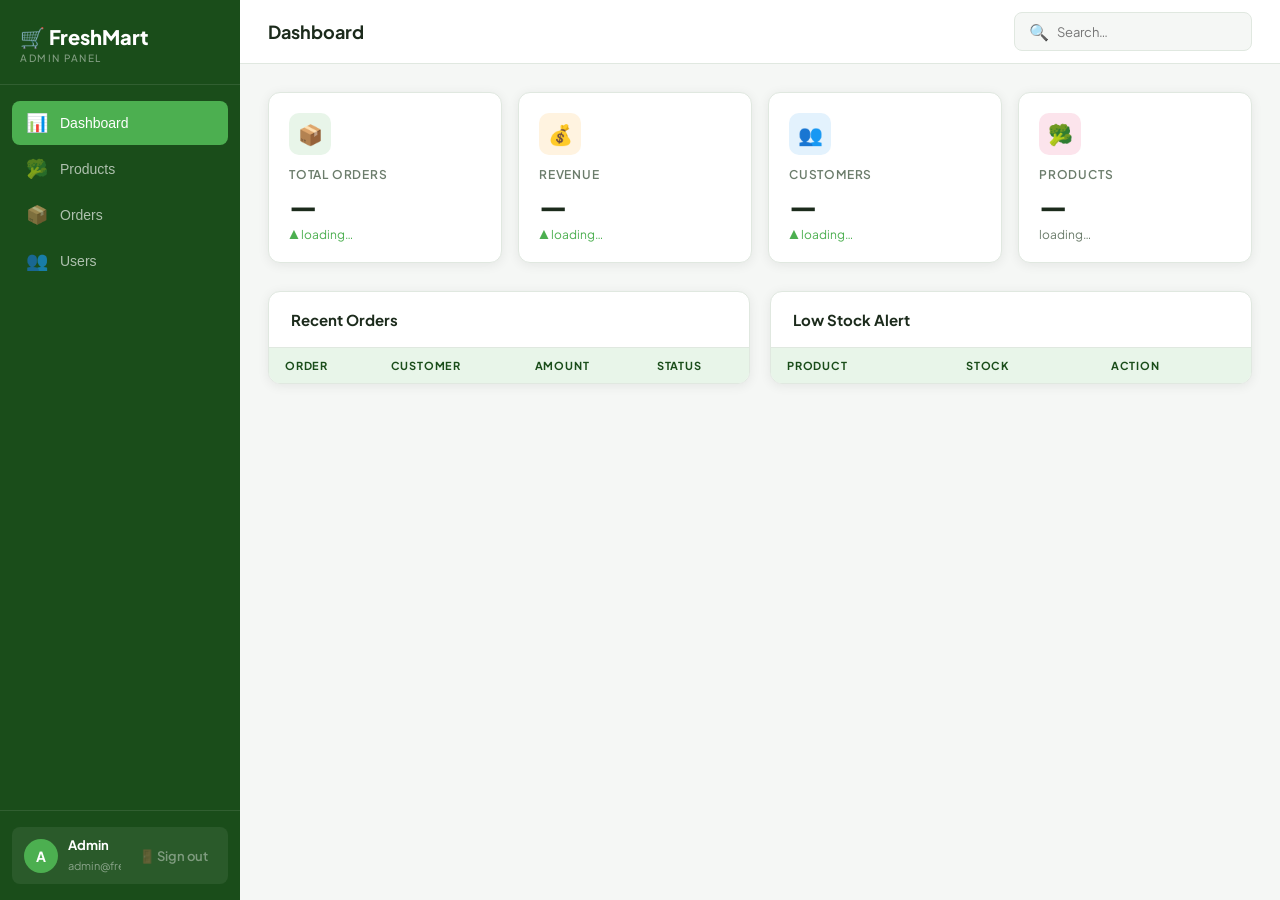
<file: Admin Dashboard.html>
<!DOCTYPE html>
<html lang="en">
<head>
  <meta charset="UTF-8"/>
  <meta name="viewport" content="width=device-width, initial-scale=1.0"/>
  <title>FreshMart — Admin Dashboard</title>
  <link href="https://fonts.googleapis.com/css2?family=Plus+Jakarta+Sans:wght@400;500;600;700;800&display=swap" rel="stylesheet"/>
  <style>
    :root {
      --green-dark:  #1a4d1a;
      --green-mid:   #2d7a2d;
      --green-light: #4caf50;
      --green-pale:  #e8f5e9;
      --green-border:#c8e6c9;
      --accent:      #ff6f00;
      --accent-pale: #fff3e0;
      --red:         #d32f2f;
      --red-pale:    #ffebee;
      --blue:        #1565c0;
      --blue-pale:   #e3f2fd;
      --bg:          #f5f7f5;
      --sidebar-w:   240px;
      --card:        #ffffff;
      --text:        #1c2b1c;
      --muted:       #6b7c6b;
      --border:      #e0e8e0;
      --radius:      12px;
      --shadow:      0 2px 12px rgba(0,0,0,.07);
    }
    *, *::before, *::after { box-sizing: border-box; margin: 0; padding: 0; }
    body {
      font-family: 'Plus Jakarta Sans', sans-serif;
      background: var(--bg);
      color: var(--text);
      display: flex;
      min-height: 100vh;
    }

    /* ── SIDEBAR ── */
    .sidebar {
      width: var(--sidebar-w);
      background: var(--green-dark);
      display: flex;
      flex-direction: column;
      position: fixed;
      top: 0; left: 0; bottom: 0;
      z-index: 100;
    }
    .sidebar-logo {
      padding: 24px 20px 20px;
      border-bottom: 1px solid rgba(255,255,255,.1);
    }
    .sidebar-logo span {
      font-size: 20px; font-weight: 800;
      color: #fff;
      display: flex; align-items: center; gap: 8px;
    }
    .sidebar-logo small {
      display: block; font-size: 10px; font-weight: 500;
      color: rgba(255,255,255,.45); letter-spacing: 1.5px;
      text-transform: uppercase; margin-top: 2px;
    }
    .nav { flex: 1; padding: 16px 12px; display: flex; flex-direction: column; gap: 2px; }
    .nav-item {
      display: flex; align-items: center; gap: 12px;
      padding: 11px 14px; border-radius: 8px;
      color: rgba(255,255,255,.65);
      cursor: pointer; font-size: 14px; font-weight: 500;
      transition: all .18s;
      border: none; background: none; width: 100%; text-align: left;
    }
    .nav-item:hover { background: rgba(255,255,255,.08); color: #fff; }
    .nav-item.active { background: var(--green-light); color: #fff; }
    .nav-item .icon { font-size: 18px; flex-shrink: 0; }
    .sidebar-footer {
      padding: 16px 12px;
      border-top: 1px solid rgba(255,255,255,.1);
    }
    .admin-pill {
      display: flex; align-items: center; gap: 10px;
      padding: 10px 12px; border-radius: 8px;
      background: rgba(255,255,255,.07);
    }
    .admin-avatar {
      width: 34px; height: 34px; border-radius: 50%;
      background: var(--green-light);
      display: flex; align-items: center; justify-content: center;
      font-weight: 700; font-size: 14px; color: #fff; flex-shrink: 0;
    }
    .admin-info { flex: 1; overflow: hidden; }
    .admin-info b { display: block; font-size: 13px; color: #fff; white-space: nowrap; overflow: hidden; text-overflow: ellipsis; }
    .admin-info small { font-size: 11px; color: rgba(255,255,255,.45); }
    .logout-btn {
      background: none; border: none; cursor: pointer;
      color: rgba(255,255,255,.4); font-size: 13px;
      transition: all .2s; border-radius: 6px;
      padding: 4px 8px; white-space: nowrap;
      font-family: inherit; font-weight: 600;
    }
    .logout-btn:hover { color: #ff6f6f; background: rgba(255,100,100,.12); }

    /* ── MAIN ── */
    .main {
      margin-left: var(--sidebar-w);
      flex: 1;
      display: flex;
      flex-direction: column;
    }
    .topbar {
      background: var(--card);
      border-bottom: 1px solid var(--border);
      padding: 0 28px;
      height: 64px;
      display: flex; align-items: center; justify-content: space-between;
      position: sticky; top: 0; z-index: 50;
    }
    .topbar h1 { font-size: 18px; font-weight: 700; }
    .topbar-actions { display: flex; align-items: center; gap: 12px; }
    .search-box {
      display: flex; align-items: center; gap: 8px;
      background: var(--bg); border: 1px solid var(--border);
      border-radius: 8px; padding: 8px 14px;
    }
    .search-box input {
      border: none; background: none; outline: none;
      font-family: inherit; font-size: 13px; width: 180px; color: var(--text);
    }
    .content { padding: 28px; flex: 1; }

    /* ── SECTION VISIBILITY ── */
    .section { display: none; }
    .section.active { display: block; }

    /* ── STATS ROW ── */
    .stats-grid {
      display: grid;
      grid-template-columns: repeat(4, 1fr);
      gap: 16px;
      margin-bottom: 28px;
    }
    .stat-card {
      background: var(--card);
      border: 1px solid var(--border);
      border-radius: var(--radius);
      padding: 20px;
      box-shadow: var(--shadow);
    }
    .stat-card .label { font-size: 12px; font-weight: 600; color: var(--muted); text-transform: uppercase; letter-spacing: .8px; }
    .stat-card .value { font-size: 28px; font-weight: 800; margin: 6px 0 4px; }
    .stat-card .delta { font-size: 12px; color: var(--muted); }
    .stat-card .delta.up { color: var(--green-light); }
    .stat-card .delta.down { color: var(--red); }
    .stat-card .icon-bg {
      width: 42px; height: 42px; border-radius: 10px;
      display: flex; align-items: center; justify-content: center;
      font-size: 20px; margin-bottom: 12px;
    }

    /* ── TABLES ── */
    .card {
      background: var(--card);
      border: 1px solid var(--border);
      border-radius: var(--radius);
      box-shadow: var(--shadow);
      overflow: hidden;
    }
    .card-header {
      padding: 18px 22px;
      display: flex; align-items: center; justify-content: space-between;
      border-bottom: 1px solid var(--border);
    }
    .card-header h2 { font-size: 15px; font-weight: 700; }
    table { width: 100%; border-collapse: collapse; }
    thead tr { background: var(--green-pale); }
    th {
      padding: 11px 16px; text-align: left;
      font-size: 11px; font-weight: 700; letter-spacing: .8px;
      text-transform: uppercase; color: var(--green-dark);
    }
    td { padding: 13px 16px; font-size: 13px; border-top: 1px solid var(--border); }
    tbody tr:hover { background: #fafcfa; }

    /* badges */
    .badge {
      display: inline-flex; align-items: center;
      padding: 3px 10px; border-radius: 20px;
      font-size: 11px; font-weight: 600;
    }
    .badge-green  { background: var(--green-pale);  color: var(--green-dark); }
    .badge-orange { background: var(--accent-pale); color: var(--accent); }
    .badge-red    { background: var(--red-pale);    color: var(--red); }
    .badge-blue   { background: var(--blue-pale);   color: var(--blue); }

    /* action buttons */
    .btn {
      display: inline-flex; align-items: center; gap: 6px;
      padding: 8px 16px; border-radius: 8px;
      font-size: 13px; font-weight: 600; cursor: pointer;
      border: none; font-family: inherit; transition: all .15s;
    }
    .btn-primary { background: var(--green-mid); color: #fff; }
    .btn-primary:hover { background: var(--green-dark); }
    .btn-sm { padding: 5px 11px; font-size: 12px; border-radius: 6px; }
    .btn-outline { background: none; border: 1px solid var(--border); color: var(--text); }
    .btn-outline:hover { border-color: var(--green-mid); color: var(--green-mid); }
    .btn-danger { background: var(--red-pale); color: var(--red); }
    .btn-danger:hover { background: var(--red); color: #fff; }

    .actions-cell { display: flex; gap: 6px; }

    /* ── MODAL ── */
    .modal-overlay {
      display: none; position: fixed; inset: 0;
      background: rgba(0,0,0,.45); z-index: 200;
      align-items: center; justify-content: center;
    }
    .modal-overlay.open { display: flex; }
    .modal {
      background: var(--card); border-radius: 14px;
      width: 480px; max-width: 95vw;
      padding: 28px; box-shadow: 0 20px 60px rgba(0,0,0,.2);
      animation: pop .2s ease;
    }
    @keyframes pop { from { transform: scale(.94); opacity: 0; } to { transform: scale(1); opacity: 1; } }
    .modal h3 { font-size: 17px; font-weight: 700; margin-bottom: 20px; }
    .form-group { margin-bottom: 16px; }
    .form-group label { display: block; font-size: 12px; font-weight: 600; margin-bottom: 6px; color: var(--muted); }
    .form-group input,
    .form-group select,
    .form-group textarea {
      width: 100%; padding: 10px 14px;
      border: 1px solid var(--border); border-radius: 8px;
      font-size: 13px; font-family: inherit; color: var(--text);
      outline: none; transition: border .15s;
      background: var(--bg);
    }
    .form-group input:focus,
    .form-group select:focus,
    .form-group textarea:focus { border-color: var(--green-mid); }
    .form-row { display: grid; grid-template-columns: 1fr 1fr; gap: 12px; }
    .modal-actions { display: flex; justify-content: flex-end; gap: 10px; margin-top: 22px; }

    /* ── TOAST ── */
    .toast {
      position: fixed; bottom: 24px; right: 24px;
      background: var(--green-dark); color: #fff;
      padding: 13px 20px; border-radius: 10px;
      font-size: 13px; font-weight: 500;
      box-shadow: 0 4px 20px rgba(0,0,0,.2);
      transform: translateY(80px); opacity: 0;
      transition: all .3s;
      z-index: 300;
    }
    .toast.show { transform: translateY(0); opacity: 1; }

    /* dashboard 2-col */
    .dash-grid { display: grid; grid-template-columns: 1fr 1fr; gap: 20px; }

    /* product image placeholder */
    .prod-img {
      width: 36px; height: 36px; border-radius: 8px;
      object-fit: cover; background: var(--green-pale);
      display: flex; align-items: center; justify-content: center;
      font-size: 18px;
    }
    .prod-cell { display: flex; align-items: center; gap: 10px; }

    /* stock bar */
    .stock-bar {
      width: 80px; height: 6px; border-radius: 3px;
      background: var(--border); overflow: hidden;
    }
    .stock-fill { height: 100%; border-radius: 3px; background: var(--green-light); transition: width .4s; }
    .stock-fill.low { background: var(--red); }
    .stock-fill.mid { background: var(--accent); }

    @media (max-width: 1100px) {
      .stats-grid { grid-template-columns: repeat(2,1fr); }
      .dash-grid { grid-template-columns: 1fr; }
    }
  </style>
</head>
<body>

<!-- ══════════ SIDEBAR ══════════ -->
<aside class="sidebar">
  <div class="sidebar-logo">
    <span>🛒 FreshMart</span>
    <small>Admin Panel</small>
  </div>

  <nav class="nav">
    <button class="nav-item active" data-section="dashboard">
      <span class="icon">📊</span> Dashboard
    </button>
    <button class="nav-item" data-section="products">
      <span class="icon">🥦</span> Products
    </button>
    <button class="nav-item" data-section="orders">
      <span class="icon">📦</span> Orders
    </button>
    <button class="nav-item" data-section="users">
      <span class="icon">👥</span> Users
    </button>
  </nav>

  <div class="sidebar-footer">
    <div class="admin-pill">
      <div class="admin-avatar">A</div>
      <div class="admin-info">
        <b>Admin</b>
        <small>admin@freshmart.com</small>
      </div>
      <button class="logout-btn" onclick="logout()" title="Sign out">🚪 Sign out</button>
    </div>
  </div>
</aside>

<!-- ══════════ MAIN ══════════ -->
<main class="main">
  <header class="topbar">
    <h1 id="page-title">Dashboard</h1>
    <div class="topbar-actions">
      <div class="search-box">
        <span>🔍</span>
        <input type="text" placeholder="Search…" id="global-search"/>
      </div>
    </div>
  </header>

  <div class="content">

    <!-- ── DASHBOARD ── -->
    <section class="section active" id="section-dashboard">
      <div class="stats-grid">
        <div class="stat-card">
          <div class="icon-bg" style="background:#e8f5e9">📦</div>
          <div class="label">Total Orders</div>
          <div class="value" id="stat-orders">—</div>
          <div class="delta up" id="stat-orders-d">▲ loading…</div>
        </div>
        <div class="stat-card">
          <div class="icon-bg" style="background:#fff3e0">💰</div>
          <div class="label">Revenue</div>
          <div class="value" id="stat-revenue">—</div>
          <div class="delta up" id="stat-revenue-d">▲ loading…</div>
        </div>
        <div class="stat-card">
          <div class="icon-bg" style="background:#e3f2fd">👥</div>
          <div class="label">Customers</div>
          <div class="value" id="stat-users">—</div>
          <div class="delta up" id="stat-users-d">▲ loading…</div>
        </div>
        <div class="stat-card">
          <div class="icon-bg" style="background:#fce4ec">🥦</div>
          <div class="label">Products</div>
          <div class="value" id="stat-products">—</div>
          <div class="delta" id="stat-products-d">loading…</div>
        </div>
      </div>

      <div class="dash-grid">
        <div class="card">
          <div class="card-header"><h2>Recent Orders</h2></div>
          <table>
            <thead><tr><th>Order</th><th>Customer</th><th>Amount</th><th>Status</th></tr></thead>
            <tbody id="dash-orders"></tbody>
          </table>
        </div>
        <div class="card">
          <div class="card-header"><h2>Low Stock Alert</h2></div>
          <table>
            <thead><tr><th>Product</th><th>Stock</th><th>Action</th></tr></thead>
          <tbody id="dash-lowstock"></tbody>
          </table>
        </div>
      </div>
    </section>

    <!-- ── PRODUCTS ── -->
    <section class="section" id="section-products">
      <div class="card">
        <div class="card-header">
          <h2>Products</h2>
          <button class="btn btn-primary" onclick="openModal('product')">＋ Add Product</button>
        </div>
        <table>
          <thead>
            <tr><th>Product</th><th>Category</th><th>Price</th><th>Stock</th><th>Status</th><th>Actions</th></tr>
          </thead>
          <tbody id="products-table"></tbody>
        </table>
      </div>
    </section>

    <!-- ── ORDERS ── -->
    <section class="section" id="section-orders">
      <div class="card">
        <div class="card-header">
          <h2>All Orders</h2>
          <div style="display:flex;gap:8px">
            <select id="order-filter" onchange="renderOrders()" style="border:1px solid var(--border);border-radius:8px;padding:7px 12px;font-size:13px;font-family:inherit;background:var(--bg);color:var(--text);outline:none;">
              <option value="">All statuses</option>
              <option>Pending</option><option>Processing</option>
              <option>Delivered</option><option>Cancelled</option>
            </select>
          </div>
        </div>
        <table>
          <thead>
            <tr><th>#</th><th>Customer</th><th>Date</th><th>Items</th><th>Total</th><th>Status</th><th>Actions</th></tr>
          </thead>
          <tbody id="orders-table"></tbody>
        </table>
      </div>
    </section>

    <!-- ── USERS ── -->
    <section class="section" id="section-users">
      <div class="card">
        <div class="card-header">
          <h2>Users</h2>
          <button class="btn btn-primary" onclick="openModal('user')">＋ Add User</button>
        </div>
        <table>
          <thead>
            <tr><th>Name</th><th>Email</th><th>Role</th><th>Joined</th><th>Orders</th><th>Actions</th></tr>
          </thead>
          <tbody id="users-table"></tbody>
        </table>
      </div>
    </section>

  </div><!-- /content -->
</main>

<!-- ══════════ MODALS ══════════ -->

<!-- Product Modal -->
<div class="modal-overlay" id="modal-product">
  <div class="modal">
    <h3 id="product-modal-title">Add Product</h3>
    <div class="form-row">
      <div class="form-group">
        <label>Product Name</label>
        <input type="text" id="p-name" placeholder="e.g. Organic Tomatoes"/>
      </div>
      <div class="form-group">
        <label>Category</label>
        <select id="p-cat">
          <option>Vegetables</option><option>Fruits</option>
          <option>Dairy</option><option>Bakery</option>
          <option>Beverages</option><option>Snacks</option>
        </select>
      </div>
    </div>
    <div class="form-row">
      <div class="form-group">
        <label>Price ($)</label>
        <input type="number" id="p-price" placeholder="0.00" step="0.01"/>
      </div>
      <div class="form-group">
        <label>Stock (units)</label>
        <input type="number" id="p-stock" placeholder="0"/>
      </div>
    </div>
    <div class="form-group">
      <label>Description</label>
      <textarea id="p-desc" rows="2" placeholder="Brief description…"></textarea>
    </div>
    <div class="form-group">
      <label>Status</label>
      <select id="p-status"><option>Active</option><option>Inactive</option></select>
    </div>
    <div class="modal-actions">
      <button class="btn btn-outline" onclick="closeModal('product')">Cancel</button>
      <button class="btn btn-primary" onclick="saveProduct()">Save Product</button>
    </div>
  </div>
</div>

<!-- User Modal -->
<div class="modal-overlay" id="modal-user">
  <div class="modal">
    <h3 id="user-modal-title">Add User</h3>
    <div class="form-row">
      <div class="form-group">
        <label>First Name</label>
        <input type="text" id="u-fname" placeholder="Jane"/>
      </div>
      <div class="form-group">
        <label>Last Name</label>
        <input type="text" id="u-lname" placeholder="Doe"/>
      </div>
    </div>
    <div class="form-group">
      <label>Email</label>
      <input type="email" id="u-email" placeholder="jane@example.com"/>
    </div>
    <div class="form-row">
      <div class="form-group">
        <label>Role</label>
        <select id="u-role"><option>customer</option><option>admin</option></select>
      </div>
      <div class="form-group">
        <label>Password</label>
        <input type="password" id="u-pass" placeholder="••••••••"/>
      </div>
    </div>
    <div class="modal-actions">
      <button class="btn btn-outline" onclick="closeModal('user')">Cancel</button>
      <button class="btn btn-primary" onclick="saveUser()">Save User</button>
    </div>
  </div>
</div>

<!-- Order Status Modal -->
<div class="modal-overlay" id="modal-order">
  <div class="modal">
    <h3>Update Order Status</h3>
    <input type="hidden" id="o-id"/>
    <div class="form-group">
      <label>New Status</label>
      <select id="o-status">
        <option>Pending</option><option>Processing</option>
        <option>Delivered</option><option>Cancelled</option>
      </select>
    </div>
    <div class="modal-actions">
      <button class="btn btn-outline" onclick="closeModal('order')">Cancel</button>
      <button class="btn btn-primary" onclick="saveOrderStatus()">Update</button>
    </div>
  </div>
</div>

<div class="toast" id="toast"></div>

<!-- ══════════ SCRIPT ══════════ -->
<script src="Auth.js"></script>
<script>
// ── Sample Data ──────────────────────────────────────────────────
const EMOJIS = { Vegetables:'🥦', Fruits:'🍎', Dairy:'🥛', Bakery:'🍞', Beverages:'🧃', Snacks:'🍪' };

let products = [
  { id:1, name:'Organic Tomatoes',  cat:'Vegetables', price:2.99,  stock:45, status:'Active',   desc:'Fresh organic tomatoes' },
  { id:2, name:'Banana Bunch',       cat:'Fruits',     price:1.49,  stock:80, status:'Active',   desc:'Ripe yellow bananas' },
  { id:3, name:'Whole Milk 1L',      cat:'Dairy',      price:1.99,  stock:12, status:'Active',   desc:'Full-fat fresh milk' },
  { id:4, name:'Sourdough Loaf',     cat:'Bakery',     price:3.50,  stock:5,  status:'Active',   desc:'Artisan sourdough' },
  { id:5, name:'Orange Juice 1L',    cat:'Beverages',  price:2.29,  stock:30, status:'Inactive', desc:'100% squeezed OJ' },
  { id:6, name:'Mixed Salad Leaves', cat:'Vegetables', price:1.79,  stock:3,  status:'Active',   desc:'Ready-wash salad' },
];
let nextPid = 7;

let orders = [
  { id:'#1042', customer:'Alice Nguyen',  date:'2026-06-22', items:3, total:12.47, status:'Delivered' },
  { id:'#1041', customer:'Bob Smith',     date:'2026-06-22', items:1, total:2.99,  status:'Processing' },
  { id:'#1040', customer:'Chea Sopheap', date:'2026-06-21', items:5, total:18.30, status:'Pending' },
  { id:'#1039', customer:'Diana Lee',    date:'2026-06-20', items:2, total:5.28,  status:'Delivered' },
  { id:'#1038', customer:'Evan Tan',     date:'2026-06-19', items:4, total:9.95,  status:'Cancelled' },
  { id:'#1037', customer:'Fiona Prak',   date:'2026-06-18', items:6, total:22.10, status:'Delivered' },
];

let users = [
  { id:1, fname:'Admin',  lname:'User',   email:'admin@freshmart.com',  role:'admin',    joined:'2025-01-01', orders:0 },
  { id:2, fname:'Alice',  lname:'Nguyen', email:'alice@example.com',     role:'customer', joined:'2026-03-14', orders:8 },
  { id:3, fname:'Bob',    lname:'Smith',  email:'bob@example.com',       role:'customer', joined:'2026-04-02', orders:3 },
  { id:4, fname:'Chea',   lname:'Sopheap',email:'chea@example.com',      role:'customer', joined:'2026-05-20', orders:2 },
];
let nextUid = 5;
let editingProduct = null;
let editingUser = null;

// ── Nav ──────────────────────────────────────────────────────────
document.querySelectorAll('.nav-item').forEach(btn => {
  btn.addEventListener('click', () => {
    document.querySelectorAll('.nav-item').forEach(b => b.classList.remove('active'));
    document.querySelectorAll('.section').forEach(s => s.classList.remove('active'));
    btn.classList.add('active');
    const sec = btn.dataset.section;
    document.getElementById('section-' + sec).classList.add('active');
    document.getElementById('page-title').textContent =
      btn.textContent.trim().replace(/^./, '').trim();
    if (sec === 'products') renderProducts();
    if (sec === 'orders')   renderOrders();
    if (sec === 'users')    renderUsers();
  });
});

// ── Dashboard ────────────────────────────────────────────────────
function loadDashboard() {
  const totalRev = orders.reduce((s,o) => s + o.total, 0);
  const customers = users.filter(u => u.role === 'customer').length;
  animCount('stat-orders',   orders.length);
  animCount('stat-users',    customers);
  animCount('stat-products', products.length);
  document.getElementById('stat-revenue').textContent = '$' + totalRev.toFixed(2);
  document.getElementById('stat-orders-d').textContent  = '▲ +3 this week';
  document.getElementById('stat-revenue-d').textContent = '▲ +$42 this month';
  document.getElementById('stat-users-d').textContent   = '▲ +2 new today';
  document.getElementById('stat-products-d').textContent= products.filter(p=>p.status==='Active').length + ' active';

  // recent orders
  const tbody = document.getElementById('dash-orders');
  tbody.innerHTML = orders.slice(0,5).map(o => `
    <tr>
      <td><b>${o.id}</b></td>
      <td>${o.customer}</td>
      <td>$${o.total.toFixed(2)}</td>
      <td>${statusBadge(o.status)}</td>
    </tr>`).join('');

  // low stock
  const low = products.filter(p => p.stock <= 12).sort((a,b)=>a.stock-b.stock);
  document.getElementById('dash-lowstock').innerHTML = low.map(p => `
    <tr>
      <td>${EMOJIS[p.cat]||'📦'} ${p.name}</td>
      <td>
        <div style="display:flex;align-items:center;gap:8px">
          <div class="stock-bar"><div class="stock-fill ${p.stock<=5?'low':'mid'}" style="width:${Math.min(p.stock/20*100,100)}%"></div></div>
          <span style="font-size:12px;font-weight:600;color:${p.stock<=5?'var(--red)':'var(--accent)'}">${p.stock}</span>
        </div>
      </td>
      <td><button class="btn btn-sm btn-outline" onclick="restockProduct(${p.id})">Restock</button></td>
    </tr>`).join('');
}

function animCount(id, target) {
  let c = 0; const el = document.getElementById(id);
  const step = Math.ceil(target / 25);
  const t = setInterval(() => { c = Math.min(c + step, target); el.textContent = c; if(c >= target) clearInterval(t); }, 30);
}

// ── Products ─────────────────────────────────────────────────────
function renderProducts() {
  document.getElementById('products-table').innerHTML = products.map(p => `
    <tr>
      <td>
        <div class="prod-cell">
          <div class="prod-img">${EMOJIS[p.cat]||'📦'}</div>
          <div><b>${p.name}</b><br><small style="color:var(--muted)">${p.desc}</small></div>
        </div>
      </td>
      <td><span class="badge badge-green">${p.cat}</span></td>
      <td><b>$${p.price.toFixed(2)}</b></td>
      <td>
        <div style="display:flex;align-items:center;gap:8px">
          <div class="stock-bar"><div class="stock-fill ${p.stock<=5?'low':p.stock<=20?'mid':''}" style="width:${Math.min(p.stock/100*100,100)}%"></div></div>
          ${p.stock}
        </div>
      </td>
      <td>${p.status === 'Active' ? '<span class="badge badge-green">Active</span>' : '<span class="badge badge-red">Inactive</span>'}</td>
      <td>
        <div class="actions-cell">
          <button class="btn btn-sm btn-outline" onclick="editProduct(${p.id})">✏️ Edit</button>
          <button class="btn btn-sm btn-danger"  onclick="deleteProduct(${p.id})">🗑️</button>
        </div>
      </td>
    </tr>`).join('');
}

function openModal(type) {
  editingProduct = null; editingUser = null;
  if (type === 'product') {
    document.getElementById('product-modal-title').textContent = 'Add Product';
    ['p-name','p-price','p-stock','p-desc'].forEach(id => document.getElementById(id).value = '');
    document.getElementById('p-cat').value    = 'Vegetables';
    document.getElementById('p-status').value = 'Active';
  }
  if (type === 'user') {
    document.getElementById('user-modal-title').textContent = 'Add User';
    ['u-fname','u-lname','u-email','u-pass'].forEach(id => document.getElementById(id).value = '');
    document.getElementById('u-role').value = 'customer';
  }
  document.getElementById('modal-' + type).classList.add('open');
}
function closeModal(type) { document.getElementById('modal-' + type).classList.remove('open'); }

// close on overlay click
document.querySelectorAll('.modal-overlay').forEach(el => {
  el.addEventListener('click', e => { if(e.target === el) el.classList.remove('open'); });
});

function saveProduct() {
  const name  = document.getElementById('p-name').value.trim();
  const price = parseFloat(document.getElementById('p-price').value);
  const stock = parseInt(document.getElementById('p-stock').value);
  if (!name || isNaN(price) || isNaN(stock)) { showToast('Please fill all fields.'); return; }

  if (editingProduct !== null) {
    const p = products.find(x => x.id === editingProduct);
    Object.assign(p, { name, cat: document.getElementById('p-cat').value, price, stock,
      desc: document.getElementById('p-desc').value, status: document.getElementById('p-status').value });
    showToast('Product updated ✓');
  } else {
    products.push({ id: nextPid++, name, cat: document.getElementById('p-cat').value, price, stock,
      desc: document.getElementById('p-desc').value, status: document.getElementById('p-status').value });
    showToast('Product added ✓');
  }
  closeModal('product'); renderProducts(); loadDashboard();
}

function editProduct(id) {
  const p = products.find(x => x.id === id);
  editingProduct = id;
  document.getElementById('product-modal-title').textContent = 'Edit Product';
  document.getElementById('p-name').value   = p.name;
  document.getElementById('p-cat').value    = p.cat;
  document.getElementById('p-price').value  = p.price;
  document.getElementById('p-stock').value  = p.stock;
  document.getElementById('p-desc').value   = p.desc;
  document.getElementById('p-status').value = p.status;
  document.getElementById('modal-product').classList.add('open');
}

function deleteProduct(id) {
  if (!confirm('Delete this product?')) return;
  products = products.filter(p => p.id !== id);
  renderProducts(); loadDashboard(); showToast('Product deleted.');
}

function restockProduct(id) {
  const p = products.find(x => x.id === id);
  p.stock += 50;
  renderProducts(); loadDashboard(); showToast(`${p.name} restocked +50 ✓`);
}

// ── Orders ───────────────────────────────────────────────────────
function renderOrders() {
  const filter = document.getElementById('order-filter').value;
  const list   = filter ? orders.filter(o => o.status === filter) : orders;
  document.getElementById('orders-table').innerHTML = list.map(o => `
    <tr>
      <td><b>${o.id}</b></td>
      <td>${o.customer}</td>
      <td>${o.date}</td>
      <td>${o.items} item${o.items > 1?'s':''}</td>
      <td><b>$${o.total.toFixed(2)}</b></td>
      <td>${statusBadge(o.status)}</td>
      <td>
        <div class="actions-cell">
          <button class="btn btn-sm btn-outline" onclick="openOrderModal('${o.id}','${o.status}')">✏️ Status</button>
        </div>
      </td>
    </tr>`).join('');
}

function statusBadge(s) {
  const map = { Delivered:'badge-green', Processing:'badge-blue', Pending:'badge-orange', Cancelled:'badge-red' };
  return `<span class="badge ${map[s]||'badge-orange'}">${s}</span>`;
}

function openOrderModal(id, status) {
  document.getElementById('o-id').value     = id;
  document.getElementById('o-status').value = status;
  document.getElementById('modal-order').classList.add('open');
}

function saveOrderStatus() {
  const id     = document.getElementById('o-id').value;
  const status = document.getElementById('o-status').value;
  const order  = orders.find(o => o.id === id);
  if (order) { order.status = status; showToast(`Order ${id} → ${status} ✓`); }
  closeModal('order'); renderOrders(); loadDashboard();
}

// ── Users ────────────────────────────────────────────────────────
function renderUsers() {
  document.getElementById('users-table').innerHTML = users.map(u => `
    <tr>
      <td><b>${u.fname} ${u.lname}</b></td>
      <td>${u.email}</td>
      <td>${u.role === 'admin' ? '<span class="badge badge-green">Admin</span>' : '<span class="badge badge-blue">Customer</span>'}</td>
      <td>${u.joined}</td>
      <td>${u.orders}</td>
      <td>
        <div class="actions-cell">
          <button class="btn btn-sm btn-outline" onclick="editUser(${u.id})">✏️ Edit</button>
          ${u.role !== 'admin' ? `<button class="btn btn-sm btn-danger" onclick="deleteUser(${u.id})">🗑️</button>` : ''}
        </div>
      </td>
    </tr>`).join('');
}

function saveUser() {
  const fname = document.getElementById('u-fname').value.trim();
  const lname = document.getElementById('u-lname').value.trim();
  const email = document.getElementById('u-email').value.trim();
  if (!fname || !lname || !email) { showToast('Please fill all fields.'); return; }

  if (editingUser !== null) {
    const u = users.find(x => x.id === editingUser);
    Object.assign(u, { fname, lname, email, role: document.getElementById('u-role').value });
    showToast('User updated ✓');
  } else {
    users.push({ id: nextUid++, fname, lname, email, role: document.getElementById('u-role').value,
      joined: new Date().toISOString().slice(0,10), orders: 0 });
    showToast('User added ✓');
  }
  closeModal('user'); renderUsers(); loadDashboard();
}

function editUser(id) {
  const u = users.find(x => x.id === id);
  editingUser = id;
  document.getElementById('user-modal-title').textContent = 'Edit User';
  document.getElementById('u-fname').value = u.fname;
  document.getElementById('u-lname').value = u.lname;
  document.getElementById('u-email').value = u.email;
  document.getElementById('u-role').value  = u.role;
  document.getElementById('u-pass').value  = '';
  document.getElementById('modal-user').classList.add('open');
}

function deleteUser(id) {
  if (!confirm('Delete this user?')) return;
  users = users.filter(u => u.id !== id);
  renderUsers(); loadDashboard(); showToast('User deleted.');
}

// ── Toast ────────────────────────────────────────────────────────
function showToast(msg) {
  const t = document.getElementById('toast');
  t.textContent = msg; t.classList.add('show');
  setTimeout(() => t.classList.remove('show'), 2800);
}

// ── Logout ───────────────────────────────────────────────────────
function logout() {
  if (!confirm('Sign out of the admin panel?')) return;
  Auth.logout();
}

// ── Init ─────────────────────────────────────────────────────────
if (typeof Auth !== 'undefined') Auth.requireAdmin();
loadDashboard();
</script>
</body>
</html>
</file>
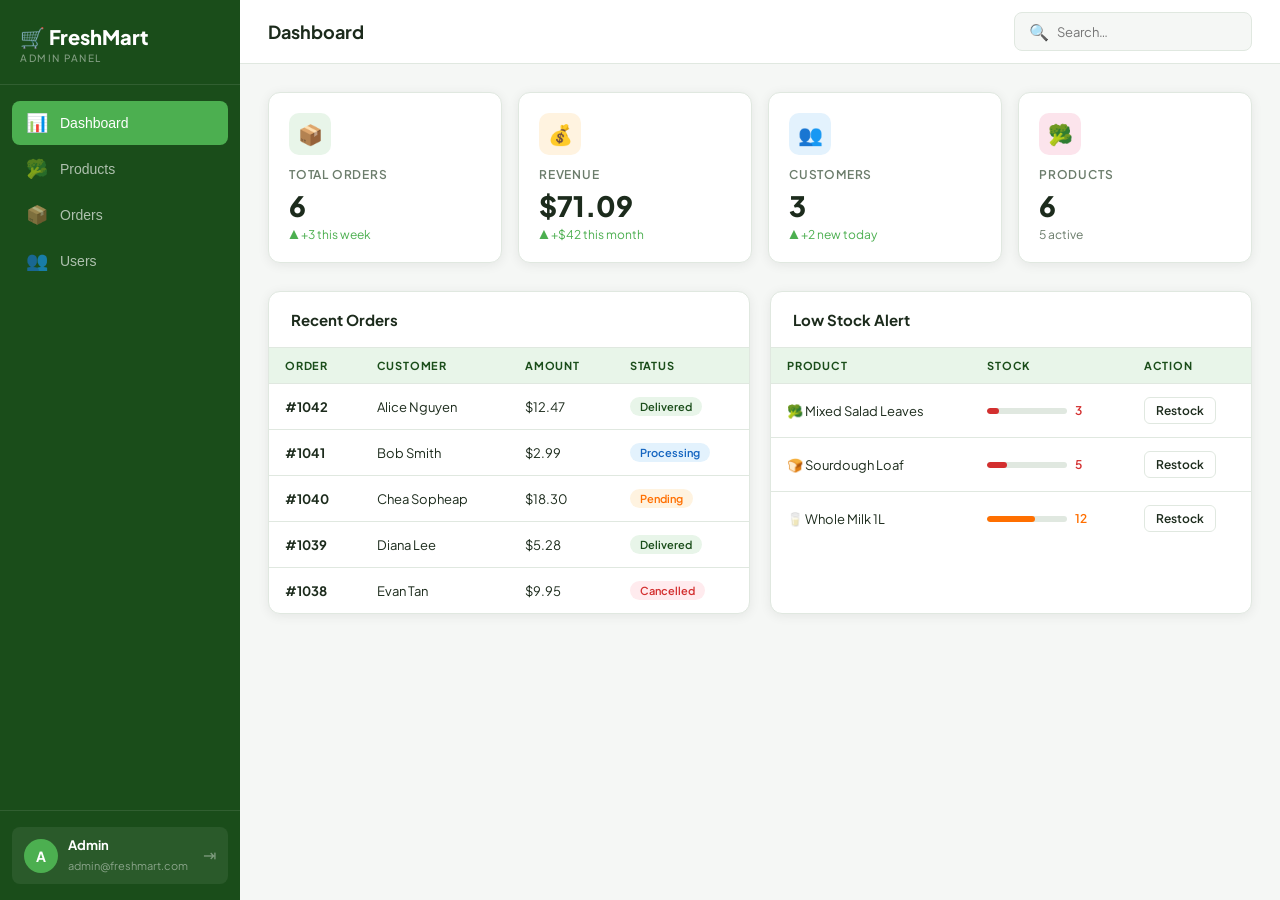
<file: admin.html>
<!DOCTYPE html>
<html lang="en">
<head>
  <meta charset="UTF-8"/>
  <meta name="viewport" content="width=device-width, initial-scale=1.0"/>
  <title>FreshMart — Admin Dashboard</title>
  <link href="https://fonts.googleapis.com/css2?family=Plus+Jakarta+Sans:wght@400;500;600;700;800&display=swap" rel="stylesheet"/>
  <style>
    :root {
      --green-dark:  #1a4d1a;
      --green-mid:   #2d7a2d;
      --green-light: #4caf50;
      --green-pale:  #e8f5e9;
      --green-border:#c8e6c9;
      --accent:      #ff6f00;
      --accent-pale: #fff3e0;
      --red:         #d32f2f;
      --red-pale:    #ffebee;
      --blue:        #1565c0;
      --blue-pale:   #e3f2fd;
      --bg:          #f5f7f5;
      --sidebar-w:   240px;
      --card:        #ffffff;
      --text:        #1c2b1c;
      --muted:       #6b7c6b;
      --border:      #e0e8e0;
      --radius:      12px;
      --shadow:      0 2px 12px rgba(0,0,0,.07);
    }
    *, *::before, *::after { box-sizing: border-box; margin: 0; padding: 0; }
    body {
      font-family: 'Plus Jakarta Sans', sans-serif;
      background: var(--bg);
      color: var(--text);
      display: flex;
      min-height: 100vh;
    }

    /* ── SIDEBAR ── */
    .sidebar {
      width: var(--sidebar-w);
      background: var(--green-dark);
      display: flex;
      flex-direction: column;
      position: fixed;
      top: 0; left: 0; bottom: 0;
      z-index: 100;
    }
    .sidebar-logo {
      padding: 24px 20px 20px;
      border-bottom: 1px solid rgba(255,255,255,.1);
    }
    .sidebar-logo span {
      font-size: 20px; font-weight: 800;
      color: #fff;
      display: flex; align-items: center; gap: 8px;
    }
    .sidebar-logo small {
      display: block; font-size: 10px; font-weight: 500;
      color: rgba(255,255,255,.45); letter-spacing: 1.5px;
      text-transform: uppercase; margin-top: 2px;
    }
    .nav { flex: 1; padding: 16px 12px; display: flex; flex-direction: column; gap: 2px; }
    .nav-item {
      display: flex; align-items: center; gap: 12px;
      padding: 11px 14px; border-radius: 8px;
      color: rgba(255,255,255,.65);
      cursor: pointer; font-size: 14px; font-weight: 500;
      transition: all .18s;
      border: none; background: none; width: 100%; text-align: left;
    }
    .nav-item:hover { background: rgba(255,255,255,.08); color: #fff; }
    .nav-item.active { background: var(--green-light); color: #fff; }
    .nav-item .icon { font-size: 18px; flex-shrink: 0; }
    .sidebar-footer {
      padding: 16px 12px;
      border-top: 1px solid rgba(255,255,255,.1);
    }
    .admin-pill {
      display: flex; align-items: center; gap: 10px;
      padding: 10px 12px; border-radius: 8px;
      background: rgba(255,255,255,.07);
    }
    .admin-avatar {
      width: 34px; height: 34px; border-radius: 50%;
      background: var(--green-light);
      display: flex; align-items: center; justify-content: center;
      font-weight: 700; font-size: 14px; color: #fff; flex-shrink: 0;
    }
    .admin-info { flex: 1; overflow: hidden; }
    .admin-info b { display: block; font-size: 13px; color: #fff; white-space: nowrap; overflow: hidden; text-overflow: ellipsis; }
    .admin-info small { font-size: 11px; color: rgba(255,255,255,.45); }
    .logout-btn {
      background: none; border: none; cursor: pointer;
      color: rgba(255,255,255,.4); font-size: 16px;
      transition: color .2s;
    }
    .logout-btn:hover { color: #ff6f6f; }

    /* ── MAIN ── */
    .main {
      margin-left: var(--sidebar-w);
      flex: 1;
      display: flex;
      flex-direction: column;
    }
    .topbar {
      background: var(--card);
      border-bottom: 1px solid var(--border);
      padding: 0 28px;
      height: 64px;
      display: flex; align-items: center; justify-content: space-between;
      position: sticky; top: 0; z-index: 50;
    }
    .topbar h1 { font-size: 18px; font-weight: 700; }
    .topbar-actions { display: flex; align-items: center; gap: 12px; }
    .search-box {
      display: flex; align-items: center; gap: 8px;
      background: var(--bg); border: 1px solid var(--border);
      border-radius: 8px; padding: 8px 14px;
    }
    .search-box input {
      border: none; background: none; outline: none;
      font-family: inherit; font-size: 13px; width: 180px; color: var(--text);
    }
    .content { padding: 28px; flex: 1; }

    /* ── SECTION VISIBILITY ── */
    .section { display: none; }
    .section.active { display: block; }

    /* ── STATS ROW ── */
    .stats-grid {
      display: grid;
      grid-template-columns: repeat(4, 1fr);
      gap: 16px;
      margin-bottom: 28px;
    }
    .stat-card {
      background: var(--card);
      border: 1px solid var(--border);
      border-radius: var(--radius);
      padding: 20px;
      box-shadow: var(--shadow);
    }
    .stat-card .label { font-size: 12px; font-weight: 600; color: var(--muted); text-transform: uppercase; letter-spacing: .8px; }
    .stat-card .value { font-size: 28px; font-weight: 800; margin: 6px 0 4px; }
    .stat-card .delta { font-size: 12px; color: var(--muted); }
    .stat-card .delta.up { color: var(--green-light); }
    .stat-card .delta.down { color: var(--red); }
    .stat-card .icon-bg {
      width: 42px; height: 42px; border-radius: 10px;
      display: flex; align-items: center; justify-content: center;
      font-size: 20px; margin-bottom: 12px;
    }

    /* ── TABLES ── */
    .card {
      background: var(--card);
      border: 1px solid var(--border);
      border-radius: var(--radius);
      box-shadow: var(--shadow);
      overflow: hidden;
    }
    .card-header {
      padding: 18px 22px;
      display: flex; align-items: center; justify-content: space-between;
      border-bottom: 1px solid var(--border);
    }
    .card-header h2 { font-size: 15px; font-weight: 700; }
    table { width: 100%; border-collapse: collapse; }
    thead tr { background: var(--green-pale); }
    th {
      padding: 11px 16px; text-align: left;
      font-size: 11px; font-weight: 700; letter-spacing: .8px;
      text-transform: uppercase; color: var(--green-dark);
    }
    td { padding: 13px 16px; font-size: 13px; border-top: 1px solid var(--border); }
    tbody tr:hover { background: #fafcfa; }

    /* badges */
    .badge {
      display: inline-flex; align-items: center;
      padding: 3px 10px; border-radius: 20px;
      font-size: 11px; font-weight: 600;
    }
    .badge-green  { background: var(--green-pale);  color: var(--green-dark); }
    .badge-orange { background: var(--accent-pale); color: var(--accent); }
    .badge-red    { background: var(--red-pale);    color: var(--red); }
    .badge-blue   { background: var(--blue-pale);   color: var(--blue); }

    /* action buttons */
    .btn {
      display: inline-flex; align-items: center; gap: 6px;
      padding: 8px 16px; border-radius: 8px;
      font-size: 13px; font-weight: 600; cursor: pointer;
      border: none; font-family: inherit; transition: all .15s;
    }
    .btn-primary { background: var(--green-mid); color: #fff; }
    .btn-primary:hover { background: var(--green-dark); }
    .btn-sm { padding: 5px 11px; font-size: 12px; border-radius: 6px; }
    .btn-outline { background: none; border: 1px solid var(--border); color: var(--text); }
    .btn-outline:hover { border-color: var(--green-mid); color: var(--green-mid); }
    .btn-danger { background: var(--red-pale); color: var(--red); }
    .btn-danger:hover { background: var(--red); color: #fff; }

    .actions-cell { display: flex; gap: 6px; }

    /* ── MODAL ── */
    .modal-overlay {
      display: none; position: fixed; inset: 0;
      background: rgba(0,0,0,.45); z-index: 200;
      align-items: center; justify-content: center;
    }
    .modal-overlay.open { display: flex; }
    .modal {
      background: var(--card); border-radius: 14px;
      width: 480px; max-width: 95vw;
      padding: 28px; box-shadow: 0 20px 60px rgba(0,0,0,.2);
      animation: pop .2s ease;
    }
    @keyframes pop { from { transform: scale(.94); opacity: 0; } to { transform: scale(1); opacity: 1; } }
    .modal h3 { font-size: 17px; font-weight: 700; margin-bottom: 20px; }
    .form-group { margin-bottom: 16px; }
    .form-group label { display: block; font-size: 12px; font-weight: 600; margin-bottom: 6px; color: var(--muted); }
    .form-group input,
    .form-group select,
    .form-group textarea {
      width: 100%; padding: 10px 14px;
      border: 1px solid var(--border); border-radius: 8px;
      font-size: 13px; font-family: inherit; color: var(--text);
      outline: none; transition: border .15s;
      background: var(--bg);
    }
    .form-group input:focus,
    .form-group select:focus,
    .form-group textarea:focus { border-color: var(--green-mid); }
    .form-row { display: grid; grid-template-columns: 1fr 1fr; gap: 12px; }
    .modal-actions { display: flex; justify-content: flex-end; gap: 10px; margin-top: 22px; }

    /* ── TOAST ── */
    .toast {
      position: fixed; bottom: 24px; right: 24px;
      background: var(--green-dark); color: #fff;
      padding: 13px 20px; border-radius: 10px;
      font-size: 13px; font-weight: 500;
      box-shadow: 0 4px 20px rgba(0,0,0,.2);
      transform: translateY(80px); opacity: 0;
      transition: all .3s;
      z-index: 300;
    }
    .toast.show { transform: translateY(0); opacity: 1; }

    /* dashboard 2-col */
    .dash-grid { display: grid; grid-template-columns: 1fr 1fr; gap: 20px; }

    /* product image placeholder */
    .prod-img {
      width: 36px; height: 36px; border-radius: 8px;
      object-fit: cover; background: var(--green-pale);
      display: flex; align-items: center; justify-content: center;
      font-size: 18px;
    }
    .prod-cell { display: flex; align-items: center; gap: 10px; }

    /* stock bar */
    .stock-bar {
      width: 80px; height: 6px; border-radius: 3px;
      background: var(--border); overflow: hidden;
    }
    .stock-fill { height: 100%; border-radius: 3px; background: var(--green-light); transition: width .4s; }
    .stock-fill.low { background: var(--red); }
    .stock-fill.mid { background: var(--accent); }

    @media (max-width: 1100px) {
      .stats-grid { grid-template-columns: repeat(2,1fr); }
      .dash-grid { grid-template-columns: 1fr; }
    }
  </style>
</head>
<body>

<!-- ══════════ SIDEBAR ══════════ -->
<aside class="sidebar">
  <div class="sidebar-logo">
    <span>🛒 FreshMart</span>
    <small>Admin Panel</small>
  </div>

  <nav class="nav">
    <button class="nav-item active" data-section="dashboard">
      <span class="icon">📊</span> Dashboard
    </button>
    <button class="nav-item" data-section="products">
      <span class="icon">🥦</span> Products
    </button>
    <button class="nav-item" data-section="orders">
      <span class="icon">📦</span> Orders
    </button>
    <button class="nav-item" data-section="users">
      <span class="icon">👥</span> Users
    </button>
  </nav>

  <div class="sidebar-footer">
    <div class="admin-pill">
      <div class="admin-avatar">A</div>
      <div class="admin-info">
        <b>Admin</b>
        <small>admin@freshmart.com</small>
      </div>
      <button class="logout-btn" onclick="logout()" title="Logout">⇥</button>
    </div>
  </div>
</aside>

<!-- ══════════ MAIN ══════════ -->
<main class="main">
  <header class="topbar">
    <h1 id="page-title">Dashboard</h1>
    <div class="topbar-actions">
      <div class="search-box">
        <span>🔍</span>
        <input type="text" placeholder="Search…" id="global-search"/>
      </div>
    </div>
  </header>

  <div class="content">

    <!-- ── DASHBOARD ── -->
    <section class="section active" id="section-dashboard">
      <div class="stats-grid">
        <div class="stat-card">
          <div class="icon-bg" style="background:#e8f5e9">📦</div>
          <div class="label">Total Orders</div>
          <div class="value" id="stat-orders">—</div>
          <div class="delta up" id="stat-orders-d">▲ loading…</div>
        </div>
        <div class="stat-card">
          <div class="icon-bg" style="background:#fff3e0">💰</div>
          <div class="label">Revenue</div>
          <div class="value" id="stat-revenue">—</div>
          <div class="delta up" id="stat-revenue-d">▲ loading…</div>
        </div>
        <div class="stat-card">
          <div class="icon-bg" style="background:#e3f2fd">👥</div>
          <div class="label">Customers</div>
          <div class="value" id="stat-users">—</div>
          <div class="delta up" id="stat-users-d">▲ loading…</div>
        </div>
        <div class="stat-card">
          <div class="icon-bg" style="background:#fce4ec">🥦</div>
          <div class="label">Products</div>
          <div class="value" id="stat-products">—</div>
          <div class="delta" id="stat-products-d">loading…</div>
        </div>
      </div>

      <div class="dash-grid">
        <div class="card">
          <div class="card-header"><h2>Recent Orders</h2></div>
          <table>
            <thead><tr><th>Order</th><th>Customer</th><th>Amount</th><th>Status</th></tr></thead>
            <tbody id="dash-orders"></tbody>
          </table>
        </div>
        <div class="card">
          <div class="card-header"><h2>Low Stock Alert</h2></div>
          <table>
            <thead><tr><th>Product</th><th>Stock</th><th>Action</th></tr></thead>
          <tbody id="dash-lowstock"></tbody>
          </table>
        </div>
      </div>
    </section>

    <!-- ── PRODUCTS ── -->
    <section class="section" id="section-products">
      <div class="card">
        <div class="card-header">
          <h2>Products</h2>
          <button class="btn btn-primary" onclick="openModal('product')">＋ Add Product</button>
        </div>
        <table>
          <thead>
            <tr><th>Product</th><th>Category</th><th>Price</th><th>Stock</th><th>Status</th><th>Actions</th></tr>
          </thead>
          <tbody id="products-table"></tbody>
        </table>
      </div>
    </section>

    <!-- ── ORDERS ── -->
    <section class="section" id="section-orders">
      <div class="card">
        <div class="card-header">
          <h2>All Orders</h2>
          <div style="display:flex;gap:8px">
            <select id="order-filter" onchange="renderOrders()" style="border:1px solid var(--border);border-radius:8px;padding:7px 12px;font-size:13px;font-family:inherit;background:var(--bg);color:var(--text);outline:none;">
              <option value="">All statuses</option>
              <option>Pending</option><option>Processing</option>
              <option>Delivered</option><option>Cancelled</option>
            </select>
          </div>
        </div>
        <table>
          <thead>
            <tr><th>#</th><th>Customer</th><th>Date</th><th>Items</th><th>Total</th><th>Status</th><th>Actions</th></tr>
          </thead>
          <tbody id="orders-table"></tbody>
        </table>
      </div>
    </section>

    <!-- ── USERS ── -->
    <section class="section" id="section-users">
      <div class="card">
        <div class="card-header">
          <h2>Users</h2>
          <button class="btn btn-primary" onclick="openModal('user')">＋ Add User</button>
        </div>
        <table>
          <thead>
            <tr><th>Name</th><th>Email</th><th>Role</th><th>Joined</th><th>Orders</th><th>Actions</th></tr>
          </thead>
          <tbody id="users-table"></tbody>
        </table>
      </div>
    </section>

  </div><!-- /content -->
</main>

<!-- ══════════ MODALS ══════════ -->

<!-- Product Modal -->
<div class="modal-overlay" id="modal-product">
  <div class="modal">
    <h3 id="product-modal-title">Add Product</h3>
    <div class="form-row">
      <div class="form-group">
        <label>Product Name</label>
        <input type="text" id="p-name" placeholder="e.g. Organic Tomatoes"/>
      </div>
      <div class="form-group">
        <label>Category</label>
        <select id="p-cat">
          <option>Vegetables</option><option>Fruits</option>
          <option>Dairy</option><option>Bakery</option>
          <option>Beverages</option><option>Snacks</option>
        </select>
      </div>
    </div>
    <div class="form-row">
      <div class="form-group">
        <label>Price ($)</label>
        <input type="number" id="p-price" placeholder="0.00" step="0.01"/>
      </div>
      <div class="form-group">
        <label>Stock (units)</label>
        <input type="number" id="p-stock" placeholder="0"/>
      </div>
    </div>
    <div class="form-group">
      <label>Description</label>
      <textarea id="p-desc" rows="2" placeholder="Brief description…"></textarea>
    </div>
    <div class="form-group">
      <label>Status</label>
      <select id="p-status"><option>Active</option><option>Inactive</option></select>
    </div>
    <div class="modal-actions">
      <button class="btn btn-outline" onclick="closeModal('product')">Cancel</button>
      <button class="btn btn-primary" onclick="saveProduct()">Save Product</button>
    </div>
  </div>
</div>

<!-- User Modal -->
<div class="modal-overlay" id="modal-user">
  <div class="modal">
    <h3 id="user-modal-title">Add User</h3>
    <div class="form-row">
      <div class="form-group">
        <label>First Name</label>
        <input type="text" id="u-fname" placeholder="Jane"/>
      </div>
      <div class="form-group">
        <label>Last Name</label>
        <input type="text" id="u-lname" placeholder="Doe"/>
      </div>
    </div>
    <div class="form-group">
      <label>Email</label>
      <input type="email" id="u-email" placeholder="jane@example.com"/>
    </div>
    <div class="form-row">
      <div class="form-group">
        <label>Role</label>
        <select id="u-role"><option>customer</option><option>admin</option></select>
      </div>
      <div class="form-group">
        <label>Password</label>
        <input type="password" id="u-pass" placeholder="••••••••"/>
      </div>
    </div>
    <div class="modal-actions">
      <button class="btn btn-outline" onclick="closeModal('user')">Cancel</button>
      <button class="btn btn-primary" onclick="saveUser()">Save User</button>
    </div>
  </div>
</div>

<!-- Order Status Modal -->
<div class="modal-overlay" id="modal-order">
  <div class="modal">
    <h3>Update Order Status</h3>
    <input type="hidden" id="o-id"/>
    <div class="form-group">
      <label>New Status</label>
      <select id="o-status">
        <option>Pending</option><option>Processing</option>
        <option>Delivered</option><option>Cancelled</option>
      </select>
    </div>
    <div class="modal-actions">
      <button class="btn btn-outline" onclick="closeModal('order')">Cancel</button>
      <button class="btn btn-primary" onclick="saveOrderStatus()">Update</button>
    </div>
  </div>
</div>

<div class="toast" id="toast"></div>

<!-- ══════════ SCRIPT ══════════ -->
<script>
// ── Sample Data ──────────────────────────────────────────────────
const EMOJIS = { Vegetables:'🥦', Fruits:'🍎', Dairy:'🥛', Bakery:'🍞', Beverages:'🧃', Snacks:'🍪' };

let products = [
  { id:1, name:'Organic Tomatoes',  cat:'Vegetables', price:2.99,  stock:45, status:'Active',   desc:'Fresh organic tomatoes' },
  { id:2, name:'Banana Bunch',       cat:'Fruits',     price:1.49,  stock:80, status:'Active',   desc:'Ripe yellow bananas' },
  { id:3, name:'Whole Milk 1L',      cat:'Dairy',      price:1.99,  stock:12, status:'Active',   desc:'Full-fat fresh milk' },
  { id:4, name:'Sourdough Loaf',     cat:'Bakery',     price:3.50,  stock:5,  status:'Active',   desc:'Artisan sourdough' },
  { id:5, name:'Orange Juice 1L',    cat:'Beverages',  price:2.29,  stock:30, status:'Inactive', desc:'100% squeezed OJ' },
  { id:6, name:'Mixed Salad Leaves', cat:'Vegetables', price:1.79,  stock:3,  status:'Active',   desc:'Ready-wash salad' },
];
let nextPid = 7;

let orders = [
  { id:'#1042', customer:'Alice Nguyen',  date:'2026-06-22', items:3, total:12.47, status:'Delivered' },
  { id:'#1041', customer:'Bob Smith',     date:'2026-06-22', items:1, total:2.99,  status:'Processing' },
  { id:'#1040', customer:'Chea Sopheap', date:'2026-06-21', items:5, total:18.30, status:'Pending' },
  { id:'#1039', customer:'Diana Lee',    date:'2026-06-20', items:2, total:5.28,  status:'Delivered' },
  { id:'#1038', customer:'Evan Tan',     date:'2026-06-19', items:4, total:9.95,  status:'Cancelled' },
  { id:'#1037', customer:'Fiona Prak',   date:'2026-06-18', items:6, total:22.10, status:'Delivered' },
];

let users = [
  { id:1, fname:'Admin',  lname:'User',   email:'admin@freshmart.com',  role:'admin',    joined:'2025-01-01', orders:0 },
  { id:2, fname:'Alice',  lname:'Nguyen', email:'alice@example.com',     role:'customer', joined:'2026-03-14', orders:8 },
  { id:3, fname:'Bob',    lname:'Smith',  email:'bob@example.com',       role:'customer', joined:'2026-04-02', orders:3 },
  { id:4, fname:'Chea',   lname:'Sopheap',email:'chea@example.com',      role:'customer', joined:'2026-05-20', orders:2 },
];
let nextUid = 5;
let editingProduct = null;
let editingUser = null;

// ── Nav ──────────────────────────────────────────────────────────
document.querySelectorAll('.nav-item').forEach(btn => {
  btn.addEventListener('click', () => {
    document.querySelectorAll('.nav-item').forEach(b => b.classList.remove('active'));
    document.querySelectorAll('.section').forEach(s => s.classList.remove('active'));
    btn.classList.add('active');
    const sec = btn.dataset.section;
    document.getElementById('section-' + sec).classList.add('active');
    document.getElementById('page-title').textContent =
      btn.textContent.trim().replace(/^./, '').trim();
    if (sec === 'products') renderProducts();
    if (sec === 'orders')   renderOrders();
    if (sec === 'users')    renderUsers();
  });
});

// ── Dashboard ────────────────────────────────────────────────────
function loadDashboard() {
  const totalRev = orders.reduce((s,o) => s + o.total, 0);
  const customers = users.filter(u => u.role === 'customer').length;
  animCount('stat-orders',   orders.length);
  animCount('stat-users',    customers);
  animCount('stat-products', products.length);
  document.getElementById('stat-revenue').textContent = '$' + totalRev.toFixed(2);
  document.getElementById('stat-orders-d').textContent  = '▲ +3 this week';
  document.getElementById('stat-revenue-d').textContent = '▲ +$42 this month';
  document.getElementById('stat-users-d').textContent   = '▲ +2 new today';
  document.getElementById('stat-products-d').textContent= products.filter(p=>p.status==='Active').length + ' active';

  // recent orders
  const tbody = document.getElementById('dash-orders');
  tbody.innerHTML = orders.slice(0,5).map(o => `
    <tr>
      <td><b>${o.id}</b></td>
      <td>${o.customer}</td>
      <td>$${o.total.toFixed(2)}</td>
      <td>${statusBadge(o.status)}</td>
    </tr>`).join('');

  // low stock
  const low = products.filter(p => p.stock <= 12).sort((a,b)=>a.stock-b.stock);
  document.getElementById('dash-lowstock').innerHTML = low.map(p => `
    <tr>
      <td>${EMOJIS[p.cat]||'📦'} ${p.name}</td>
      <td>
        <div style="display:flex;align-items:center;gap:8px">
          <div class="stock-bar"><div class="stock-fill ${p.stock<=5?'low':'mid'}" style="width:${Math.min(p.stock/20*100,100)}%"></div></div>
          <span style="font-size:12px;font-weight:600;color:${p.stock<=5?'var(--red)':'var(--accent)'}">${p.stock}</span>
        </div>
      </td>
      <td><button class="btn btn-sm btn-outline" onclick="restockProduct(${p.id})">Restock</button></td>
    </tr>`).join('');
}

function animCount(id, target) {
  let c = 0; const el = document.getElementById(id);
  const step = Math.ceil(target / 25);
  const t = setInterval(() => { c = Math.min(c + step, target); el.textContent = c; if(c >= target) clearInterval(t); }, 30);
}

// ── Products ─────────────────────────────────────────────────────
function renderProducts() {
  document.getElementById('products-table').innerHTML = products.map(p => `
    <tr>
      <td>
        <div class="prod-cell">
          <div class="prod-img">${EMOJIS[p.cat]||'📦'}</div>
          <div><b>${p.name}</b><br><small style="color:var(--muted)">${p.desc}</small></div>
        </div>
      </td>
      <td><span class="badge badge-green">${p.cat}</span></td>
      <td><b>$${p.price.toFixed(2)}</b></td>
      <td>
        <div style="display:flex;align-items:center;gap:8px">
          <div class="stock-bar"><div class="stock-fill ${p.stock<=5?'low':p.stock<=20?'mid':''}" style="width:${Math.min(p.stock/100*100,100)}%"></div></div>
          ${p.stock}
        </div>
      </td>
      <td>${p.status === 'Active' ? '<span class="badge badge-green">Active</span>' : '<span class="badge badge-red">Inactive</span>'}</td>
      <td>
        <div class="actions-cell">
          <button class="btn btn-sm btn-outline" onclick="editProduct(${p.id})">✏️ Edit</button>
          <button class="btn btn-sm btn-danger"  onclick="deleteProduct(${p.id})">🗑️</button>
        </div>
      </td>
    </tr>`).join('');
}

function openModal(type) {
  editingProduct = null; editingUser = null;
  if (type === 'product') {
    document.getElementById('product-modal-title').textContent = 'Add Product';
    ['p-name','p-price','p-stock','p-desc'].forEach(id => document.getElementById(id).value = '');
    document.getElementById('p-cat').value    = 'Vegetables';
    document.getElementById('p-status').value = 'Active';
  }
  if (type === 'user') {
    document.getElementById('user-modal-title').textContent = 'Add User';
    ['u-fname','u-lname','u-email','u-pass'].forEach(id => document.getElementById(id).value = '');
    document.getElementById('u-role').value = 'customer';
  }
  document.getElementById('modal-' + type).classList.add('open');
}
function closeModal(type) { document.getElementById('modal-' + type).classList.remove('open'); }

// close on overlay click
document.querySelectorAll('.modal-overlay').forEach(el => {
  el.addEventListener('click', e => { if(e.target === el) el.classList.remove('open'); });
});

function saveProduct() {
  const name  = document.getElementById('p-name').value.trim();
  const price = parseFloat(document.getElementById('p-price').value);
  const stock = parseInt(document.getElementById('p-stock').value);
  if (!name || isNaN(price) || isNaN(stock)) { showToast('Please fill all fields.'); return; }

  if (editingProduct !== null) {
    const p = products.find(x => x.id === editingProduct);
    Object.assign(p, { name, cat: document.getElementById('p-cat').value, price, stock,
      desc: document.getElementById('p-desc').value, status: document.getElementById('p-status').value });
    showToast('Product updated ✓');
  } else {
    products.push({ id: nextPid++, name, cat: document.getElementById('p-cat').value, price, stock,
      desc: document.getElementById('p-desc').value, status: document.getElementById('p-status').value });
    showToast('Product added ✓');
  }
  closeModal('product'); renderProducts(); loadDashboard();
}

function editProduct(id) {
  const p = products.find(x => x.id === id);
  editingProduct = id;
  document.getElementById('product-modal-title').textContent = 'Edit Product';
  document.getElementById('p-name').value   = p.name;
  document.getElementById('p-cat').value    = p.cat;
  document.getElementById('p-price').value  = p.price;
  document.getElementById('p-stock').value  = p.stock;
  document.getElementById('p-desc').value   = p.desc;
  document.getElementById('p-status').value = p.status;
  document.getElementById('modal-product').classList.add('open');
}

function deleteProduct(id) {
  if (!confirm('Delete this product?')) return;
  products = products.filter(p => p.id !== id);
  renderProducts(); loadDashboard(); showToast('Product deleted.');
}

function restockProduct(id) {
  const p = products.find(x => x.id === id);
  p.stock += 50;
  renderProducts(); loadDashboard(); showToast(`${p.name} restocked +50 ✓`);
}

// ── Orders ───────────────────────────────────────────────────────
function renderOrders() {
  const filter = document.getElementById('order-filter').value;
  const list   = filter ? orders.filter(o => o.status === filter) : orders;
  document.getElementById('orders-table').innerHTML = list.map(o => `
    <tr>
      <td><b>${o.id}</b></td>
      <td>${o.customer}</td>
      <td>${o.date}</td>
      <td>${o.items} item${o.items > 1?'s':''}</td>
      <td><b>$${o.total.toFixed(2)}</b></td>
      <td>${statusBadge(o.status)}</td>
      <td>
        <div class="actions-cell">
          <button class="btn btn-sm btn-outline" onclick="openOrderModal('${o.id}','${o.status}')">✏️ Status</button>
        </div>
      </td>
    </tr>`).join('');
}

function statusBadge(s) {
  const map = { Delivered:'badge-green', Processing:'badge-blue', Pending:'badge-orange', Cancelled:'badge-red' };
  return `<span class="badge ${map[s]||'badge-orange'}">${s}</span>`;
}

function openOrderModal(id, status) {
  document.getElementById('o-id').value     = id;
  document.getElementById('o-status').value = status;
  document.getElementById('modal-order').classList.add('open');
}

function saveOrderStatus() {
  const id     = document.getElementById('o-id').value;
  const status = document.getElementById('o-status').value;
  const order  = orders.find(o => o.id === id);
  if (order) { order.status = status; showToast(`Order ${id} → ${status} ✓`); }
  closeModal('order'); renderOrders(); loadDashboard();
}

// ── Users ────────────────────────────────────────────────────────
function renderUsers() {
  document.getElementById('users-table').innerHTML = users.map(u => `
    <tr>
      <td><b>${u.fname} ${u.lname}</b></td>
      <td>${u.email}</td>
      <td>${u.role === 'admin' ? '<span class="badge badge-green">Admin</span>' : '<span class="badge badge-blue">Customer</span>'}</td>
      <td>${u.joined}</td>
      <td>${u.orders}</td>
      <td>
        <div class="actions-cell">
          <button class="btn btn-sm btn-outline" onclick="editUser(${u.id})">✏️ Edit</button>
          ${u.role !== 'admin' ? `<button class="btn btn-sm btn-danger" onclick="deleteUser(${u.id})">🗑️</button>` : ''}
        </div>
      </td>
    </tr>`).join('');
}

function saveUser() {
  const fname = document.getElementById('u-fname').value.trim();
  const lname = document.getElementById('u-lname').value.trim();
  const email = document.getElementById('u-email').value.trim();
  if (!fname || !lname || !email) { showToast('Please fill all fields.'); return; }

  if (editingUser !== null) {
    const u = users.find(x => x.id === editingUser);
    Object.assign(u, { fname, lname, email, role: document.getElementById('u-role').value });
    showToast('User updated ✓');
  } else {
    users.push({ id: nextUid++, fname, lname, email, role: document.getElementById('u-role').value,
      joined: new Date().toISOString().slice(0,10), orders: 0 });
    showToast('User added ✓');
  }
  closeModal('user'); renderUsers(); loadDashboard();
}

function editUser(id) {
  const u = users.find(x => x.id === id);
  editingUser = id;
  document.getElementById('user-modal-title').textContent = 'Edit User';
  document.getElementById('u-fname').value = u.fname;
  document.getElementById('u-lname').value = u.lname;
  document.getElementById('u-email').value = u.email;
  document.getElementById('u-role').value  = u.role;
  document.getElementById('u-pass').value  = '';
  document.getElementById('modal-user').classList.add('open');
}

function deleteUser(id) {
  if (!confirm('Delete this user?')) return;
  users = users.filter(u => u.id !== id);
  renderUsers(); loadDashboard(); showToast('User deleted.');
}

// ── Toast ────────────────────────────────────────────────────────
function showToast(msg) {
  const t = document.getElementById('toast');
  t.textContent = msg; t.classList.add('show');
  setTimeout(() => t.classList.remove('show'), 2800);
}

// ── Logout ───────────────────────────────────────────────────────
function logout() {
  localStorage.removeItem('freshmart_user');
  sessionStorage.removeItem('freshmart_user');
  window.location.href = 'login.html';
}

// ── Init ─────────────────────────────────────────────────────────
loadDashboard();
</script>
</body>
</html>
</file>
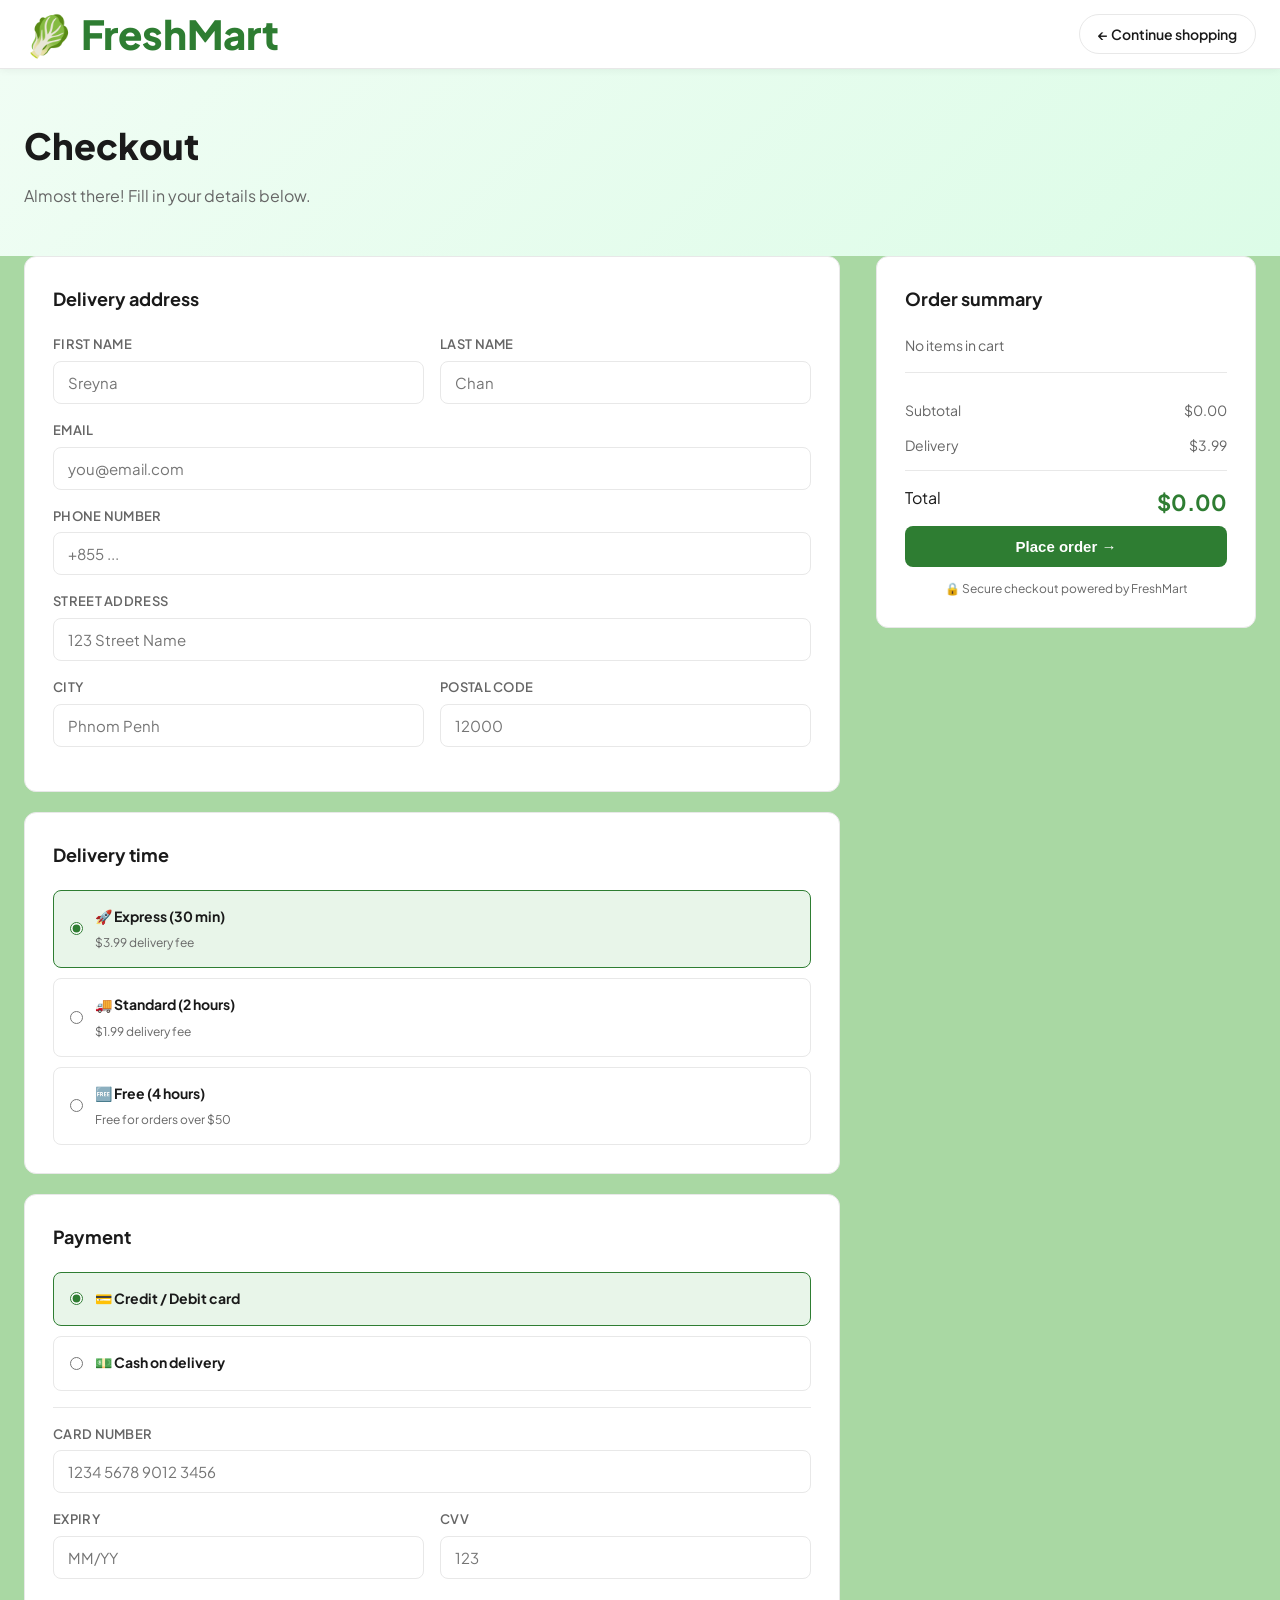
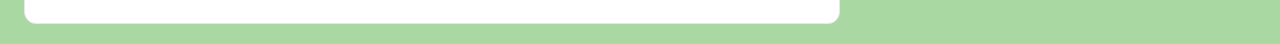
<file: CheckOut.html>
<!DOCTYPE html>
<html lang="en">
<head>
  <meta charset="UTF-8" />
  <meta name="viewport" content="width=device-width, initial-scale=1.0" />
  <title>Checkout – FreshMart</title>
  <link rel="stylesheet" href="style.css" />
  <link href="https://fonts.googleapis.com/css2?family=Plus+Jakarta+Sans:wght@400;500;600;700;800&display=swap" rel="stylesheet" />
</head>
<body>

  <header class="navbar">
    <div class="nav-inner container">
      <a href="index.html" class="logo">🥬 FreshMart</a>
      <nav class="nav-links"></nav>
      <div class="nav-actions">
        <a href="index.html" class="btn-outline">← Continue shopping</a>
      </div>
    </div>
  </header>

  <div class="page-header">
    <div class="container">
      <h1>Checkout</h1>
      <p>Almost there! Fill in your details below.</p>
    </div>
  </div>

  <div class="checkout-layout container">
    <!-- FORM -->
    <div class="checkout-form-wrap">
      <div class="checkout-card">
        <h3>Delivery address</h3>
        <div class="form-row">
          <div class="form-group">
            <label>First name</label>
            <input type="text" placeholder="Sreyna" />
          </div>
          <div class="form-group">
            <label>Last name</label>
            <input type="text" placeholder="Chan" />
          </div>
        </div>
        <div class="form-group">
          <label>Email</label>
          <input type="email" placeholder="you@email.com" />
        </div>
        <div class="form-group">
          <label>Phone number</label>
          <input type="tel" placeholder="+855 ..." />
        </div>
        <div class="form-group">
          <label>Street address</label>
          <input type="text" placeholder="123 Street Name" />
        </div>
        <div class="form-row">
          <div class="form-group">
            <label>City</label>
            <input type="text" placeholder="Phnom Penh" />
          </div>
          <div class="form-group">
            <label>Postal code</label>
            <input type="text" placeholder="12000" />
          </div>
        </div>
      </div>

      <div class="checkout-card">
        <h3>Delivery time</h3>
        <div class="delivery-options">
          <label class="delivery-option selected">
            <input type="radio" name="delivery" value="express" checked />
            <div>
              <strong>🚀 Express (30 min)</strong>
              <small>$3.99 delivery fee</small>
            </div>
          </label>
          <label class="delivery-option">
            <input type="radio" name="delivery" value="standard" />
            <div>
              <strong>🚚 Standard (2 hours)</strong>
              <small>$1.99 delivery fee</small>
            </div>
          </label>
          <label class="delivery-option">
            <input type="radio" name="delivery" value="free" />
            <div>
              <strong>🆓 Free (4 hours)</strong>
              <small>Free for orders over $50</small>
            </div>
          </label>
        </div>
      </div>

      <div class="checkout-card">
        <h3>Payment</h3>
        <div class="payment-options">
          <label class="delivery-option selected">
            <input type="radio" name="payment" value="card" checked />
            <div><strong>💳 Credit / Debit card</strong></div>
          </label>
          <label class="delivery-option">
            <input type="radio" name="payment" value="cod" />
            <div><strong>💵 Cash on delivery</strong></div>
          </label>
        </div>
        <div class="card-fields" id="cardFields">
          <div class="form-group">
            <label>Card number</label>
            <input type="text" placeholder="1234 5678 9012 3456" />
          </div>
          <div class="form-row">
            <div class="form-group">
              <label>Expiry</label>
              <input type="text" placeholder="MM/YY" />
            </div>
            <div class="form-group">
              <label>CVV</label>
              <input type="text" placeholder="123" />
            </div>
          </div>
        </div>
      </div>
    </div>

    <!-- ORDER SUMMARY -->
    <div class="order-summary">
      <div class="checkout-card sticky-card">
        <h3>Order summary</h3>
        <div class="order-items" id="orderItems"></div>
        <div class="order-line"><span>Subtotal</span><span id="orderSubtotal">$0.00</span></div>
        <div class="order-line"><span>Delivery</span><span id="orderDelivery">$3.99</span></div>
        <div class="order-line order-line--total"><span>Total</span><strong id="orderTotal">$0.00</strong></div>
        <button class="btn-primary btn-full" id="placeOrderBtn">Place order →</button>
        <p class="checkout-note">🔒 Secure checkout powered by FreshMart</p>
      </div>
    </div>
  </div>

  <!-- SUCCESS MODAL -->
  <div class="modal-overlay" id="successOverlay" style="display:none">
    <div class="success-modal">
      <div class="success-icon">🎉</div>
      <h2>Order placed!</h2>
      <p>Your groceries are on their way. Expected in <strong>30 minutes</strong>.</p>
      <p class="order-id">Order #FM-<span id="orderId"></span></p>
      <a href="index.html" class="btn-primary">Back to home</a>
    </div>
  </div>

  <div class="toast" id="toast"></div>
  <script src="script.js"></script>
</body>
</html>
</file>
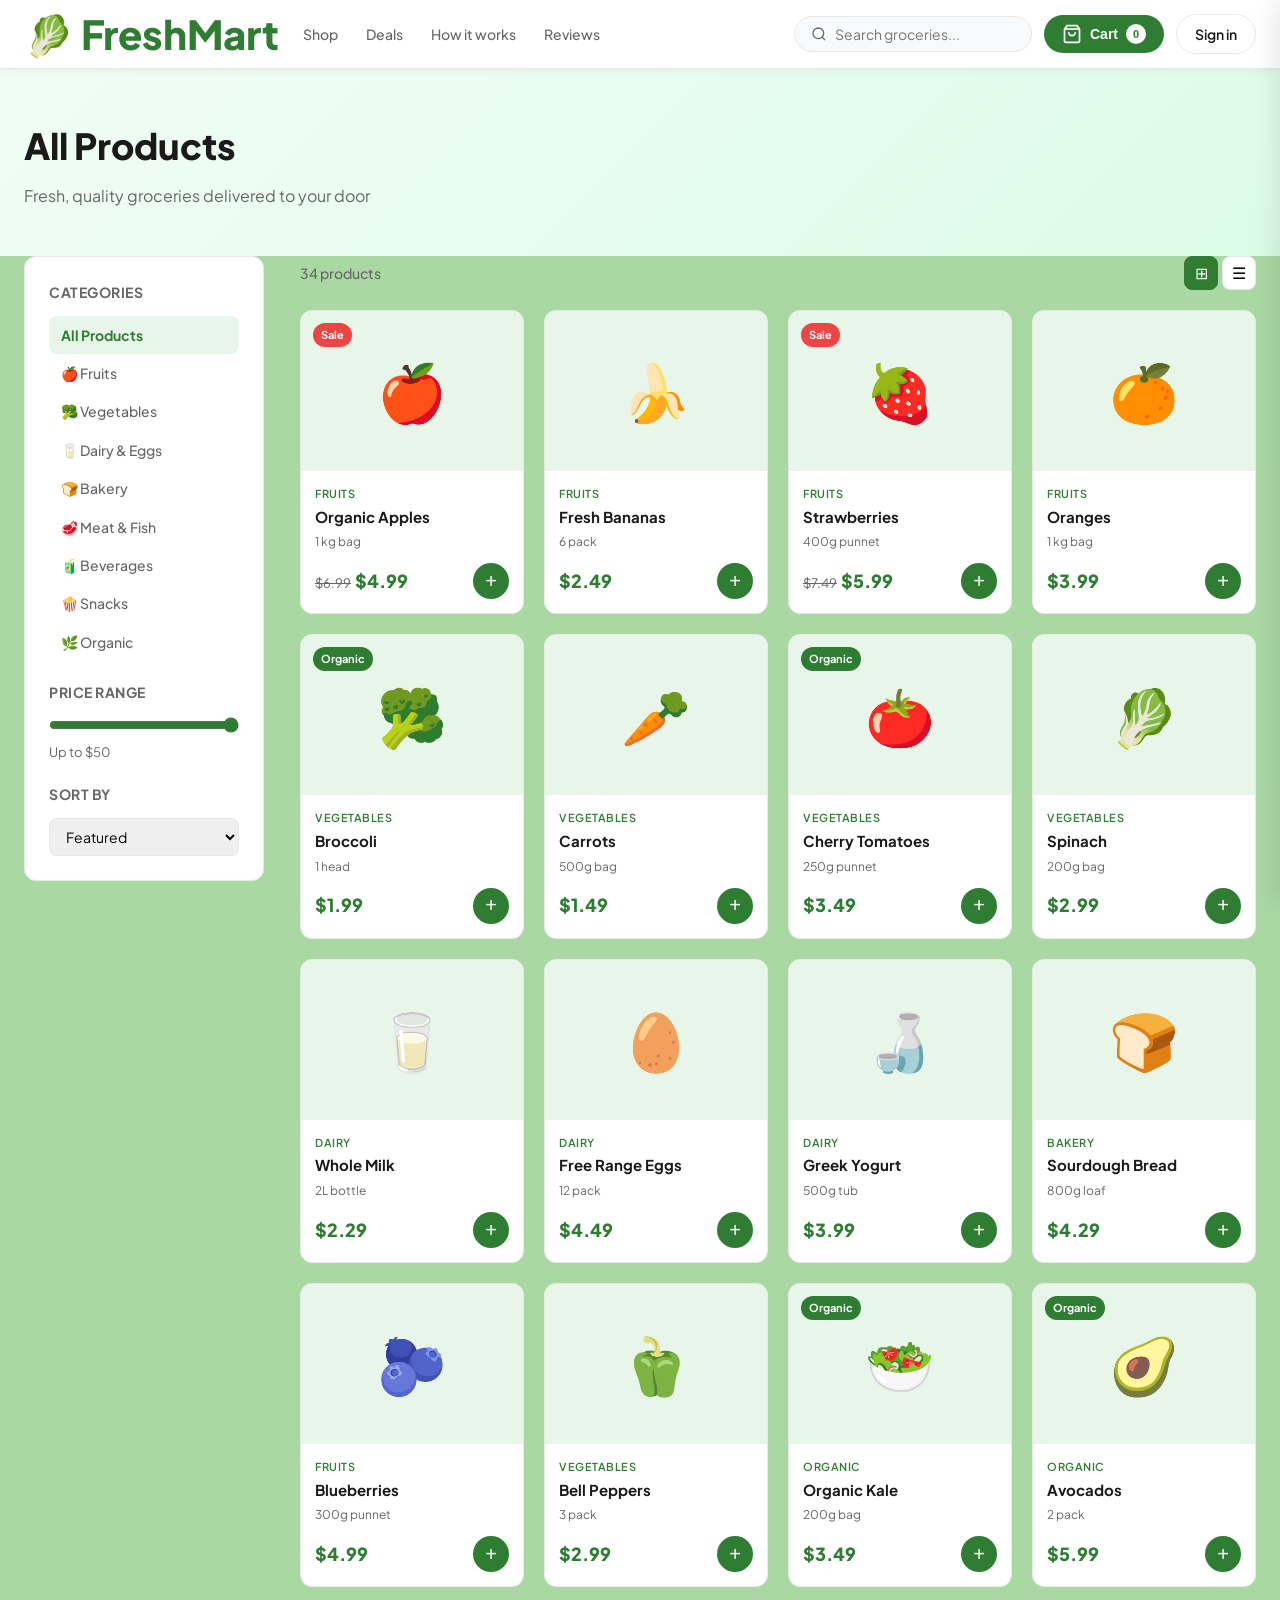
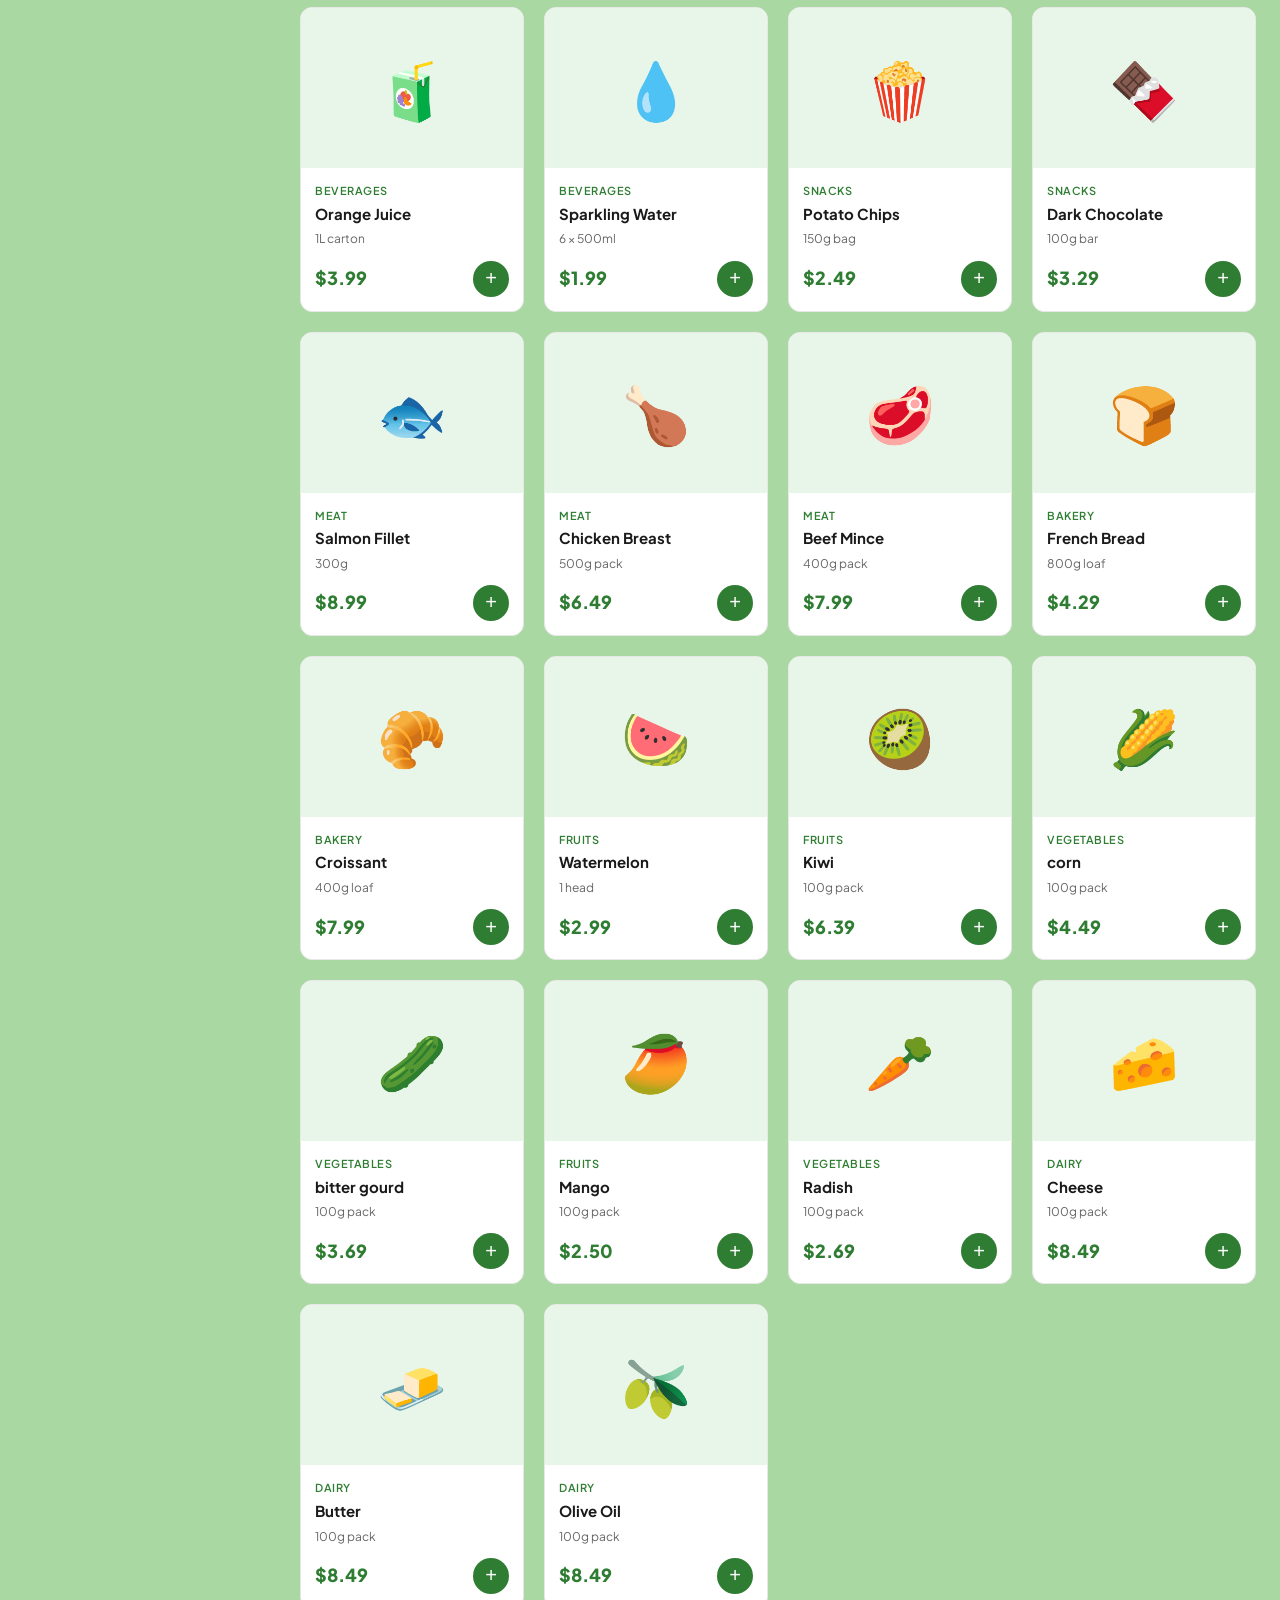
<file: products.html>
<!DOCTYPE html>
<html lang="en">
<head>
  <meta charset="UTF-8" />
  <meta name="viewport" content="width=device-width, initial-scale=1.0" />
  <title>Shop – FreshMart</title>
  <link rel="stylesheet" href="style.css" />
  <link href="https://fonts.googleapis.com/css2?family=Plus+Jakarta+Sans:wght@400;500;600;700;800&display=swap" rel="stylesheet" />
</head>
<body>

  <!-- NAVBAR -->
  <header class="navbar">
    <div class="nav-inner container">
      <a href="index.html" class="logo">🥬 FreshMart</a>
      <nav class="nav-links">
        <a href="index.html#categories">Shop</a>
        <a href="index.html#deals">Deals</a>
        <a href="index.html#how">How it works</a>
        <a href="index.html#testimonials">Reviews</a>
      </nav>
      <div class="nav-actions">
        <div class="search-bar">
          <svg width="16" height="16" fill="none" stroke="currentColor" stroke-width="2" viewBox="0 0 24 24"><circle cx="11" cy="11" r="8"/><path d="m21 21-4.35-4.35"/></svg>
          <input type="text" placeholder="Search groceries..." id="searchInput" />
        </div>
        <button class="cart-btn" id="cartBtn">
          <svg width="20" height="20" fill="none" stroke="currentColor" stroke-width="2" viewBox="0 0 24 24"><path d="M6 2 3 6v14a2 2 0 0 0 2 2h14a2 2 0 0 0 2-2V6l-3-4z"/><line x1="3" y1="6" x2="21" y2="6"/><path d="M16 10a4 4 0 0 1-8 0"/></svg>
          Cart <span class="cart-count" id="cartCount">0</span>
        </button>
        <a href="login.html" class="btn-outline">Sign in</a>
      </div>
      <button class="hamburger" id="hamburger">&#9776;</button>
    </div>
    <div class="mobile-menu" id="mobileMenu">
      <a href="index.html#categories">Shop</a>
      <a href="index.html#deals">Deals</a>
      <a href="index.html#how">How it works</a>
      <a href="login.html">Sign in</a>
    </div>
  </header>

  <!-- PAGE HEADER -->
  <div class="page-header">
    <div class="container">
      <h1>All Products</h1>
      <p>Fresh, quality groceries delivered to your door</p>
    </div>
  </div>

  <!-- SHOP LAYOUT -->
  <div class="shop-layout container">
    <!-- SIDEBAR FILTERS -->
    <aside class="shop-sidebar">
      <h3>Categories</h3>
      <ul class="sidebar-cats" id="sidebarCats">
        <li class="active" data-cat="all">All Products</li>
        <li data-cat="fruits">🍎 Fruits</li>
        <li data-cat="vegetables">🥦 Vegetables</li>
        <li data-cat="dairy">🥛 Dairy & Eggs</li>
        <li data-cat="bakery">🍞 Bakery</li>
        <li data-cat="meat">🥩 Meat & Fish</li>
        <li data-cat="beverages">🧃 Beverages</li>
        <li data-cat="snacks">🍿 Snacks</li>
        <li data-cat="organic">🌿 Organic</li>
      </ul>

      <h3>Price range</h3>
      <div class="price-filter">
        <input type="range" min="0" max="50" value="50" id="priceRange" />
        <span>Up to $<span id="priceVal">50</span></span>
      </div>

      <h3>Sort by</h3>
      <select id="sortSelect" class="sort-select">
        <option value="default">Featured</option>
        <option value="price-asc">Price: Low to High</option>
        <option value="price-desc">Price: High to Low</option>
        <option value="name">Name A–Z</option>
      </select>
    </aside>

    <!-- PRODUCTS -->
    <main class="shop-main">
      <div class="shop-topbar">
        <span id="productCount">Loading...</span>
        <div class="view-toggle">
          <button class="view-btn active" id="gridView">⊞</button>
          <button class="view-btn" id="listView">☰</button>
        </div>
      </div>
      <div class="products-grid" id="productsGrid"></div>
    </main>
  </div>

  <!-- CART SIDEBAR -->
  <div class="cart-overlay" id="cartOverlay"></div>
  <aside class="cart-sidebar" id="cartSidebar">
    <div class="cart-header">
      <h3>Your cart</h3>
      <button class="cart-close" id="cartClose">✕</button>
    </div>
    <div class="cart-items" id="cartItems">
      <div class="cart-empty">
        <span>🛒</span>
        <p>Your cart is empty</p>
        <small>Add some fresh groceries!</small>
      </div>
    </div>
    <div class="cart-footer" id="cartFooter" style="display:none">
      <div class="cart-total">
        <span>Total</span>
        <strong id="cartTotal">$0.00</strong>
      </div>
      <a href="checkout.html" class="btn-primary btn-full">Checkout →</a>
    </div>
  </aside>

  <div class="toast" id="toast"></div>
  <script src="script.js"></script>
</body>
</html>
</file>
<file: style.css>
/* === RESET & BASE === */
*, *::before, *::after { box-sizing: border-box; margin: 0; padding: 0; }

:root {
  --green: #2E7D32;
  --green-light: #4CAF50;
  --green-pale: #E8F5E9;
  --green-mid: #72a852;
  --orange: #F57C00;
  --orange-pale: #FFF3E0;
  --text: #1a1a1a;
  --text-muted: #666;
  --text-light: #999;
  --border: #e8e8e8;
  --bg: #a9d8a3;
  --bg-gray: #f8f9fa;
  --radius: 12px;
  --radius-sm: 8px;
  --shadow: 0 2px 12px rgba(0,0,0,0.08);
  --shadow-hover: 0 8px 32px rgba(0,0,0,0.12);
  --transition: 0.2s ease;
}

html { scroll-behavior: smooth; }

body {
  font-family: 'Plus Jakarta Sans', system-ui, sans-serif;
  color: var(--text);
  background: var(--bg);
  line-height: 1.6;
  font-size: 15px;
}

img { max-width: 100%; display: block; }

a { text-decoration: none; color: inherit; }

.container {
  max-width: 1200px;
  margin: 0 auto;
  padding: 0 24px;
}

/* === NAVBAR === */
.navbar {
  position: sticky;
  top: 0;
  z-index: 100;
  background: #fff;
  border-bottom: 1px solid var(--border);
  box-shadow: 0 1px 8px rgba(0,0,0,0.06);
}

.nav-inner {
  display: flex;
  align-items: center;
  gap: 24px;
  height: 68px;
}

.logo {
  font-size: 40px;
  font-weight: 800;
  color: var(--green);
  flex-shrink: 0;
}

.nav-links {
  display: flex;
  gap: 28px;
}

.nav-links a {
  font-size: 14px;
  font-weight: 500;
  color: var(--text-muted);
  transition: color var(--transition);
}

.nav-links a:hover { color: var(--green); }

.nav-actions {
  display: flex;
  align-items: center;
  gap: 12px;
  margin-left: auto;
}

.search-bar {
  display: flex;
  align-items: center;
  gap: 8px;
  background: var(--bg-gray);
  border: 1px solid var(--border);
  border-radius: 50px;
  padding: 8px 16px;
}

.search-bar input {
  border: none;
  background: transparent;
  outline: none;
  font-size: 14px;
  width: 180px;
  font-family: inherit;
  color: var(--text);
}

.search-bar svg { color: var(--text-muted); flex-shrink: 0; }

.cart-btn {
  display: flex;
  align-items: center;
  gap: 8px;
  background: var(--green);
  color: #fff;
  border: none;
  border-radius: 50px;
  padding: 9px 18px;
  font-size: 14px;
  font-weight: 600;
  cursor: pointer;
  transition: background var(--transition);
}

.cart-btn:hover { background: var(--green-light); }

.cart-count {
  background: #fff;
  color: var(--green);
  border-radius: 50%;
  width: 20px;
  height: 20px;
  display: flex;
  align-items: center;
  justify-content: center;
  font-size: 11px;
  font-weight: 700;
}

.btn-outline {
  border: 1.5px solid var(--border);
  border-radius: 50px;
  padding: 8px 18px;
  font-size: 14px;
  font-weight: 600;
  color: var(--text);
  transition: border-color var(--transition), color var(--transition);
}

.btn-outline:hover { border-color: var(--green); color: var(--green); }

.hamburger {
  display: none;
  background: none;
  border: none;
  font-size: 22px;
  cursor: pointer;
  color: var(--text);
  margin-left: auto;
}

.mobile-menu {
  display: none;
  flex-direction: column;
  gap: 0;
  border-top: 1px solid var(--border);
  background: #fff;
}

.mobile-menu a {
  padding: 14px 24px;
  font-size: 15px;
  font-weight: 500;
  border-bottom: 1px solid var(--border);
  color: var(--text);
}

.mobile-menu a:hover { background: var(--green-pale); color: var(--green); }

/* === BUTTONS === */
.btn-primary {
  display: inline-flex;
  align-items: center;
  justify-content: center;
  background: var(--green);
  color: #fff;
  border: none;
  border-radius: 50px;
  padding: 12px 28px;
  font-size: 15px;
  font-weight: 700;
  cursor: pointer;
  transition: background var(--transition), transform var(--transition);
  white-space: nowrap;
}

.btn-primary:hover { background: var(--green-light); transform: translateY(-1px); }
.btn-primary:active { transform: scale(0.98); }

.btn-full { width: 100%; border-radius: var(--radius-sm); }

.btn-white {
  display: inline-block;
  background: #fff;
  color: var(--green);
  border-radius: 50px;
  padding: 10px 22px;
  font-size: 14px;
  font-weight: 700;
  transition: transform var(--transition);
}

.btn-white:hover { transform: translateY(-1px); }

/* === HERO === */
.hero {
  background: linear-gradient(135deg, #f0fdf4 0%, #dcfce7 50%, #489362 100%);
  padding: 80px 0 60px;
  overflow: hidden;
}

.hero-inner {
  display: grid;
  grid-template-columns: 1fr 1fr;
  gap: 60px;
  align-items: center;
}

.hero-badge {
  display: inline-flex;
  align-items: center;
  gap: 6px;
  background: var(--green);
  color: #fff;
  border-radius: 50px;
  padding: 6px 16px;
  font-size: 13px;
  font-weight: 600;
  margin-bottom: 20px;
}

.hero-text h1 {
  font-size: clamp(36px, 5vw, 56px);
  font-weight: 800;
  line-height: 1.1;
  margin-bottom: 18px;
  color: #1a1a1a;
}

.accent { color: var(--green); }

.hero-text p {
  font-size: 17px;
  color: var(--text-muted);
  margin-bottom: 32px;
  max-width: 420px;
}

.hero-cta {
  display: flex;
  gap: 12px;
  margin-bottom: 40px;
}

.address-input {
  flex: 1;
  border: 1.5px solid var(--border);
  border-radius: 50px;
  padding: 12px 20px;
  font-size: 15px;
  font-family: inherit;
  outline: none;
  transition: border-color var(--transition);
}

.address-input:focus { border-color: var(--green); }

.hero-stats {
  display: flex;
  align-items: center;
  gap: 24px;
}

.stat { display: flex; flex-direction: column; }

.stat strong {
  font-size: 22px;
  font-weight: 800;
  color: var(--green);
  line-height: 1;
}

.stat span {
  font-size: 13px;
  color: var(--text-muted);
}

.stat-divider {
  width: 1px;
  height: 32px;
  background: #ccc;
}

.hero-image { position: relative; }

.hero-img-wrap {
  position: relative;
  border-radius: 24px;
  overflow: visible;
}

.hero-img-wrap img {
  width: 100%;
  border-radius: 24px;
  object-fit: cover;
  height: 420px;
  box-shadow: var(--shadow-hover);
}

.hero-float-card {
  position: absolute;
  bottom: 24px;
  left: -20px;
  background: #fff;
  border-radius: var(--radius);
  padding: 12px 18px;
  display: flex;
  align-items: center;
  gap: 12px;
  box-shadow: var(--shadow-hover);
  font-size: 13px;
}

.hero-float-card span { font-size: 28px; }
.hero-float-card strong { display: block; font-weight: 700; font-size: 14px; }
.hero-float-card small { color: var(--text-muted); }

.hero-float-card--right {
  left: auto;
  right: -20px;
  bottom: auto;
  top: 24px;
}

/* === TRUST BAR === */
.trust-bar {
  background: var(--green-mid);
  color: #fff;
  padding: 16px 0;
}

.trust-inner {
  display: flex;
  justify-content: center;
  gap: 48px;
  flex-wrap: wrap;
}

.trust-item {
  display: flex;
  align-items: center;
  gap: 8px;
  font-size: 14px;
  font-weight: 500;
}

/* === SECTIONS === */
.section {
  padding: 72px 0;
}

.section--gray {
  background: var(--bg-gray);
}

.section-header {
  display: flex;
  align-items: center;
  justify-content: space-between;
  margin-bottom: 36px;
  flex-wrap: wrap;
  gap: 16px;
}

.section-header.centered {
  flex-direction: column;
  text-align: center;
}

.section-header h2 {
  font-size: 30px;
  font-weight: 800;
}

.section-header p {
  color: var(--text-muted);
  font-size: 16px;
  margin-top: 8px;
}

.view-all {
  color: var(--green);
  font-weight: 600;
  font-size: 14px;
  transition: opacity var(--transition);
}

.view-all:hover { opacity: 0.7; }

/* === CATEGORIES === */
.categories-grid {
  display: grid;
  grid-template-columns: repeat(auto-fill, minmax(130px, 1fr));
  gap: 16px;
}

.category-card {
  background: #fff;
  border: 1.5px solid var(--border);
  border-radius: var(--radius);
  padding: 24px 16px;
  text-align: center;
  transition: border-color var(--transition), transform var(--transition), box-shadow var(--transition);
  cursor: pointer;
}

.category-card:hover {
  border-color: var(--green-light);
  transform: translateY(-4px);
  box-shadow: var(--shadow);
}

.cat-icon {
  font-size: 36px;
  margin-bottom: 10px;
}

.category-card h3 {
  font-size: 14px;
  font-weight: 700;
  margin-bottom: 4px;
}

.category-card span {
  font-size: 12px;
  color: var(--text-muted);
}

/* Image container - perfect circle fit */
.cat-img {
  width: 100px;
  height: 100px;
  border-radius: 50%;
  overflow: hidden;  /* This hides any overflow outside the circle */
  background: var(--cream);
  display: flex;
  align-items: center;
  justify-content: center;
  margin-bottom: 8px;
  transition: all 0.3s ease;
}

.cat-img img {
  width: 100%;
  height: 100%;
  object-fit: cover;  /* This makes the image fill the entire space */
  object-position: center;  /* Centers the image within the frame */
}
.cat-img img {
  width: 100%;
  height: 100%;
  object-fit: contain;  /* Shows whole image but may leave empty space */
}

/* === FILTER TABS === */
.filter-tabs {
  display: flex;
  gap: 8px;
  flex-wrap: wrap;
}

.filter-tab {
  background: #fff;
  border: 1.5px solid var(--border);
  border-radius: 50px;
  padding: 7px 18px;
  font-size: 13px;
  font-weight: 600;
  cursor: pointer;
  font-family: inherit;
  transition: all var(--transition);
  color: var(--text-muted);
}

.filter-tab:hover, .filter-tab.active {
  background: var(--green);
  border-color: var(--green);
  color: #fff;
}

/* === PRODUCT GRID === */
.products-grid {
  display: grid;
  grid-template-columns: repeat(auto-fill, minmax(200px, 1fr));
  gap: 20px;
}

.product-card {
  background: #fff;
  border: 1.5px solid var(--border);
  border-radius: var(--radius);
  overflow: hidden;
  transition: transform var(--transition), box-shadow var(--transition);
  position: relative;
}

.product-card:hover {
  transform: translateY(-4px);
  box-shadow: var(--shadow-hover);
}

.product-badge {
  position: absolute;
  top: 12px;
  left: 12px;
  background: #ef4444;
  color: #fff;
  font-size: 11px;
  font-weight: 700;
  padding: 3px 8px;
  border-radius: 50px;
  z-index: 1;
}

.product-badge.organic { background: var(--green); }

.product-img {
  width: 100%;
  height: 160px;
  object-fit: cover;
  background: var(--green-pale);
  display: flex;
  align-items: center;
  justify-content: center;
  font-size: 60px;
}

.product-img img {
  width: 100%;
  height: 100%;
  object-fit: cover;
}

.product-body {
  padding: 14px;
}

.product-category {
  font-size: 11px;
  color: var(--green);
  font-weight: 600;
  text-transform: uppercase;
  letter-spacing: 0.5px;
  margin-bottom: 4px;
}

.product-name {
  font-size: 15px;
  font-weight: 700;
  margin-bottom: 6px;
  line-height: 1.3;
}

.product-weight {
  font-size: 12px;
  color: var(--text-muted);
  margin-bottom: 12px;
}

.product-footer {
  display: flex;
  align-items: center;
  justify-content: space-between;
}

.product-price {
  font-size: 18px;
  font-weight: 800;
  color: var(--green);
}

.product-price .old-price {
  font-size: 13px;
  color: var(--text-muted);
  text-decoration: line-through;
  font-weight: 400;
  margin-right: 4px;
}

.add-btn {
  background: var(--green);
  color: #fff;
  border: none;
  border-radius: 50%;
  width: 36px;
  height: 36px;
  font-size: 20px;
  cursor: pointer;
  display: flex;
  align-items: center;
  justify-content: center;
  transition: background var(--transition), transform var(--transition);
}

.add-btn:hover { background: var(--green-light); transform: scale(1.1); }

/* === PROMO BANNERS === */
.promo-banner {
  display: grid;
  grid-template-columns: 1fr 1fr;
  gap: 20px;
  padding: 0 24px;
  margin-bottom: 0;
}

.promo-card {
  border-radius: 20px;
  padding: 40px 36px;
  display: flex;
  align-items: center;
  justify-content: space-between;
  gap: 20px;
  overflow: hidden;
}

.promo-card--green { background: var(--green); color: #fff; }
.promo-card--orange { background: var(--orange); color: #fff; }

.promo-card h3 { font-size: 22px; font-weight: 800; margin-bottom: 8px; }
.promo-card p { opacity: 0.88; margin-bottom: 20px; font-size: 14px; }

.promo-img { font-size: 56px; flex-shrink: 0; }

/* === STEPS === */
.steps-grid {
  display: grid;
  grid-template-columns: repeat(3, 1fr);
  gap: 32px;
  position: relative;
}

.step-card {
  background: #fff;
  border: 1.5px solid var(--border);
  border-radius: var(--radius);
  padding: 32px 24px;
  text-align: center;
  position: relative;
}

.step-num {
  position: absolute;
  top: -14px;
  left: 50%;
  transform: translateX(-50%);
  background: var(--green);
  color: #fff;
  font-size: 12px;
  font-weight: 800;
  padding: 4px 14px;
  border-radius: 50px;
}

.step-icon { font-size: 48px; margin-bottom: 16px; }

.step-card h3 {
  font-size: 18px;
  font-weight: 700;
  margin-bottom: 10px;
}

.step-card p { font-size: 14px; color: var(--text-muted); }

/* === TESTIMONIALS === */
.testimonials-grid {
  display: grid;
  grid-template-columns: repeat(3, 1fr);
  gap: 24px;
}

.testimonial-card {
  background: #fff;
  border: 1.5px solid var(--border);
  border-radius: var(--radius);
  padding: 28px;
}

.stars { font-size: 16px; margin-bottom: 14px; }

.testimonial-card p {
  font-size: 15px;
  color: var(--text);
  margin-bottom: 20px;
  line-height: 1.7;
  font-style: italic;
}

.reviewer {
  display: flex;
  align-items: center;
  gap: 12px;
}

.avatar {
  width: 40px;
  height: 40px;
  border-radius: 50%;
  background: var(--green-pale);
  color: var(--green);
  font-size: 13px;
  font-weight: 700;
  display: flex;
  align-items: center;
  justify-content: center;
}

.reviewer strong { display: block; font-size: 14px; }
.reviewer small { color: var(--text-muted); font-size: 12px; }

/* === NEWSLETTER === */
.newsletter-section {
  background: var(--green);
  color: #fff;
  padding: 64px 0;
}

.newsletter-inner {
  display: flex;
  align-items: center;
  justify-content: space-between;
  gap: 40px;
  flex-wrap: wrap;
}

.newsletter-section h2 { font-size: 28px; font-weight: 800; margin-bottom: 8px; }
.newsletter-section p { opacity: 0.85; font-size: 16px; }

.newsletter-form {
  display: flex;
  gap: 12px;
  flex-shrink: 0;
}

.newsletter-form input {
  border: none;
  border-radius: 50px;
  padding: 12px 22px;
  font-size: 15px;
  font-family: inherit;
  width: 280px;
  outline: none;
}

.newsletter-form .btn-primary {
  background: #1b5e20;
  white-space: nowrap;
}

/* === FOOTER === */
.footer {
  background: #1a1a1a;
  color: #ccc;
  padding: 64px 0 0;
}

.footer-inner {
  display: grid;
  grid-template-columns: 2fr 1fr 1fr 1fr;
  gap: 48px;
  padding-bottom: 48px;
  border-bottom: 1px solid #333;
}

.footer-brand .logo { color: #fff; margin-bottom: 16px; display: block; }
.footer-brand p { font-size: 14px; color: #999; line-height: 1.7; }

.footer-links h4 {
  color: #fff;
  font-size: 14px;
  font-weight: 700;
  margin-bottom: 16px;
  text-transform: uppercase;
  letter-spacing: 0.5px;
}

.footer-links a {
  display: block;
  font-size: 14px;
  color: #999;
  margin-bottom: 10px;
  transition: color var(--transition);
}

.footer-links a:hover { color: var(--green-light); }

.footer-bottom {
  display: flex;
  align-items: center;
  justify-content: space-between;
  padding: 20px 24px;
  max-width: 1200px;
  margin: 0 auto;
}

.footer-bottom p { font-size: 13px; color: #666; }

.footer-legal {
  display: flex;
  gap: 20px;
}

.footer-legal a { font-size: 13px; color: #666; }
.footer-legal a:hover { color: #fff; }

/* === CART SIDEBAR === */
.cart-overlay {
  position: fixed;
  inset: 0;
  background: rgba(0,0,0,0.4);
  z-index: 200;
  display: none;
  opacity: 0;
  transition: opacity 0.3s;
}

.cart-overlay.open {
  display: block;
  opacity: 1;
}

.cart-sidebar {
  position: fixed;
  top: 0;
  right: 0;
  height: 100vh;
  width: 380px;
  background: #fff;
  z-index: 201;
  display: flex;
  flex-direction: column;
  transform: translateX(100%);
  transition: transform 0.3s ease;
  box-shadow: -4px 0 24px rgba(0,0,0,0.1);
}

.cart-sidebar.open { transform: translateX(0); }

.cart-header {
  padding: 20px 24px;
  border-bottom: 1px solid var(--border);
  display: flex;
  align-items: center;
  justify-content: space-between;
}

.cart-header h3 { font-size: 18px; font-weight: 700; }

.cart-close {
  background: none;
  border: none;
  font-size: 18px;
  cursor: pointer;
  color: var(--text-muted);
  transition: color var(--transition);
}

.cart-close:hover { color: var(--text); }

.cart-items {
  flex: 1;
  overflow-y: auto;
  padding: 16px;
}

.cart-empty {
  display: flex;
  flex-direction: column;
  align-items: center;
  justify-content: center;
  height: 200px;
  color: var(--text-muted);
  gap: 8px;
}

.cart-empty span { font-size: 48px; }
.cart-empty p { font-weight: 600; font-size: 16px; }
.cart-empty small { font-size: 13px; }

.cart-item {
  display: flex;
  align-items: center;
  gap: 12px;
  padding: 12px 0;
  border-bottom: 1px solid var(--border);
}

.cart-item-emoji { font-size: 36px; flex-shrink: 0; }

.cart-item-info { flex: 1; }
.cart-item-info strong { font-size: 14px; font-weight: 700; display: block; }
.cart-item-info small { color: var(--text-muted); font-size: 13px; }

.cart-item-controls {
  display: flex;
  align-items: center;
  gap: 8px;
}

.qty-btn {
  width: 28px;
  height: 28px;
  border-radius: 50%;
  border: 1.5px solid var(--border);
  background: none;
  cursor: pointer;
  font-size: 16px;
  font-weight: 700;
  display: flex;
  align-items: center;
  justify-content: center;
  transition: border-color var(--transition);
}

.qty-btn:hover { border-color: var(--green); color: var(--green); }

.cart-item-qty { font-size: 14px; font-weight: 700; min-width: 20px; text-align: center; }
.cart-item-price { font-size: 15px; font-weight: 700; color: var(--green); }

.cart-footer {
  padding: 16px 24px;
  border-top: 1px solid var(--border);
}

.cart-total {
  display: flex;
  justify-content: space-between;
  align-items: center;
  margin-bottom: 16px;
  font-size: 16px;
}

.cart-total strong { font-size: 22px; color: var(--green); }

/* === TOAST === */
.toast {
  position: fixed;
  bottom: 32px;
  left: 50%;
  transform: translateX(-50%) translateY(80px);
  background: #1a1a1a;
  color: #fff;
  padding: 12px 24px;
  border-radius: 50px;
  font-size: 14px;
  font-weight: 500;
  z-index: 999;
  transition: transform 0.3s ease, opacity 0.3s;
  opacity: 0;
  white-space: nowrap;
}

.toast.show {
  transform: translateX(-50%) translateY(0);
  opacity: 1;
}

/* === PAGE HEADER === */
.page-header {
  background: linear-gradient(135deg, #f0fdf4, #dcfce7);
  padding: 48px 0;
}

.page-header h1 { font-size: 36px; font-weight: 800; margin-bottom: 8px; }
.page-header p { color: var(--text-muted); font-size: 16px; }

/* === SHOP LAYOUT === */
.shop-layout {
  display: grid;
  grid-template-columns: 240px 1fr;
  gap: 36px;
  padding-top: 40px;
  padding-bottom: 60px;
  align-items: start;
}

.shop-sidebar {
  background: #fff;
  border: 1.5px solid var(--border);
  border-radius: var(--radius);
  padding: 24px;
  position: sticky;
  top: 88px;
}

.shop-sidebar h3 {
  font-size: 14px;
  font-weight: 700;
  text-transform: uppercase;
  letter-spacing: 0.5px;
  color: var(--text-muted);
  margin-bottom: 12px;
  margin-top: 20px;
}

.shop-sidebar h3:first-child { margin-top: 0; }

.sidebar-cats {
  list-style: none;
  margin-bottom: 4px;
}

.sidebar-cats li {
  padding: 8px 12px;
  border-radius: var(--radius-sm);
  font-size: 14px;
  font-weight: 500;
  cursor: pointer;
  transition: background var(--transition), color var(--transition);
  color: var(--text-muted);
}

.sidebar-cats li:hover { background: var(--green-pale); color: var(--green); }
.sidebar-cats li.active { background: var(--green-pale); color: var(--green); font-weight: 700; }

.price-filter { margin-bottom: 4px; }
.price-filter input { width: 100%; accent-color: var(--green); margin-bottom: 6px; }
.price-filter span { font-size: 13px; color: var(--text-muted); }

.sort-select {
  width: 100%;
  border: 1.5px solid var(--border);
  border-radius: var(--radius-sm);
  padding: 8px 12px;
  font-family: inherit;
  font-size: 14px;
  outline: none;
  cursor: pointer;
}

.shop-topbar {
  display: flex;
  align-items: center;
  justify-content: space-between;
  margin-bottom: 20px;
}

.shop-topbar span { font-size: 14px; color: var(--text-muted); font-weight: 500; }

.view-toggle { display: flex; gap: 4px; }

.view-btn {
  width: 34px;
  height: 34px;
  border: 1.5px solid var(--border);
  border-radius: var(--radius-sm);
  background: #fff;
  cursor: pointer;
  font-size: 16px;
  transition: all var(--transition);
}

.view-btn.active { background: var(--green); color: #fff; border-color: var(--green); }

/* === CHECKOUT === */
.checkout-layout {
  display: grid;
  grid-template-columns: 1fr 380px;
  gap: 36px;
  padding-top: 40px;
  padding-bottom: 60px;
  align-items: start;
}

.checkout-card {
  background: #fff;
  border: 1.5px solid var(--border);
  border-radius: var(--radius);
  padding: 28px;
  margin-bottom: 20px;
}

.checkout-card h3 { font-size: 18px; font-weight: 700; margin-bottom: 20px; }

.form-group { margin-bottom: 16px; }

.form-group label {
  display: block;
  font-size: 13px;
  font-weight: 600;
  color: var(--text-muted);
  margin-bottom: 6px;
  text-transform: uppercase;
  letter-spacing: 0.3px;
}

.form-group input, .form-group select {
  width: 100%;
  border: 1.5px solid var(--border);
  border-radius: var(--radius-sm);
  padding: 11px 14px;
  font-size: 15px;
  font-family: inherit;
  outline: none;
  transition: border-color var(--transition);
}

.form-group input:focus { border-color: var(--green); }

.form-row { display: grid; grid-template-columns: 1fr 1fr; gap: 16px; }

.delivery-options, .payment-options { display: flex; flex-direction: column; gap: 10px; }

.delivery-option {
  display: flex;
  align-items: center;
  gap: 12px;
  border: 1.5px solid var(--border);
  border-radius: var(--radius-sm);
  padding: 14px 16px;
  cursor: pointer;
  transition: border-color var(--transition);
}

.delivery-option.selected, .delivery-option:hover { border-color: var(--green); background: var(--green-pale); }

.delivery-option input { accent-color: var(--green); }

.delivery-option strong { display: block; font-size: 14px; margin-bottom: 2px; }
.delivery-option small { font-size: 12px; color: var(--text-muted); }

.card-fields { margin-top: 16px; border-top: 1px solid var(--border); padding-top: 16px; }

.sticky-card { position: sticky; top: 88px; }

.order-items { margin-bottom: 20px; border-bottom: 1px solid var(--border); padding-bottom: 16px; }

.order-item {
  display: flex;
  align-items: center;
  gap: 10px;
  padding: 8px 0;
  font-size: 14px;
}

.order-item span:last-child { margin-left: auto; font-weight: 700; }

.order-line {
  display: flex;
  justify-content: space-between;
  font-size: 14px;
  padding: 6px 0;
  color: var(--text-muted);
}

.order-line--total {
  border-top: 1px solid var(--border);
  margin-top: 8px;
  padding-top: 14px;
  font-size: 16px;
  color: var(--text);
}

.order-line--total strong { font-size: 22px; color: var(--green); }

.checkout-note {
  text-align: center;
  font-size: 12px;
  color: var(--text-muted);
  margin-top: 12px;
}

/* === SUCCESS MODAL === */
.modal-overlay {
  position: fixed;
  inset: 0;
  background: rgba(0,0,0,0.5);
  z-index: 999;
  display: flex;
  align-items: center;
  justify-content: center;
}

.success-modal {
  background: #fff;
  border-radius: 24px;
  padding: 48px 40px;
  text-align: center;
  max-width: 400px;
  width: 90%;
}

.success-icon { font-size: 64px; margin-bottom: 20px; }
.success-modal h2 { font-size: 28px; font-weight: 800; margin-bottom: 12px; }
.success-modal p { font-size: 15px; color: var(--text-muted); margin-bottom: 8px; }
.order-id { font-size: 14px; color: var(--text-muted); margin-bottom: 28px !important; }

/* === AUTH === */
.auth-page {
  min-height: 100vh;
  background: linear-gradient(135deg, #f0fdf4, #dcfce7);
  display: flex;
  align-items: center;
  justify-content: center;
}

.auth-container {
  width: 100%;
  max-width: 440px;
  padding: 24px;
}

.auth-logo {
  display: block;
  text-align: center;
  font-size: 24px;
  font-weight: 800;
  color: var(--green);
  margin-bottom: 32px;
}

.auth-card {
  background: #fff;
  border-radius: 20px;
  padding: 36px;
  box-shadow: var(--shadow-hover);
}

.auth-card h2 { font-size: 26px; font-weight: 800; margin-bottom: 6px; }
.auth-card > p { color: var(--text-muted); font-size: 15px; margin-bottom: 28px; }

.auth-switch {
  text-align: center;
  font-size: 14px;
  color: var(--text-muted);
  margin-top: 20px;
}

.auth-switch a { color: var(--green); font-weight: 600; }

/* === RESPONSIVE === */
@media (max-width: 1024px) {
  .hero-inner { gap: 40px; }
  .footer-inner { grid-template-columns: 1fr 1fr; }
  .checkout-layout { grid-template-columns: 1fr; }
  .sticky-card { position: static; }
}

@media (max-width: 768px) {
  .nav-links, .nav-actions { display: none; }
  .hamburger { display: block; }
  .mobile-menu.open { display: flex; }

  .hero-inner { grid-template-columns: 1fr; }
  .hero-image { display: none; }
  .hero { padding: 48px 0 40px; }

  .steps-grid { grid-template-columns: 1fr; }
  .testimonials-grid { grid-template-columns: 1fr; }
  .promo-banner { grid-template-columns: 1fr; }

  .trust-inner { gap: 24px; }
  .footer-inner { grid-template-columns: 1fr; gap: 28px; }

  .shop-layout { grid-template-columns: 1fr; }
  .shop-sidebar { position: static; }

  .newsletter-inner { flex-direction: column; text-align: center; }
  .newsletter-form { flex-direction: column; width: 100%; }
  .newsletter-form input { width: 100%; }

  .hero-cta { flex-direction: column; }
  .address-input { width: 100%; }
}

@media (max-width: 480px) {
  .categories-grid { grid-template-columns: repeat(4, 1fr); }
  .products-grid { grid-template-columns: repeat(2, 1fr); }
  .form-row { grid-template-columns: 1fr; }
}
/* Categories Section with Images */
#categories {
  padding: 60px 0;
  background: var(--green-pale);
}

.container {
  max-width: 1280px;
  margin: 0 auto;
  padding: 0 24px;
}

.section-header {
  display: flex;
  justify-content: space-between;
  align-items: center;
  margin-bottom: 40px;
  flex-wrap: wrap;
  gap: 16px;
}

.section-header h2 {
  font-family: 'Playfair Display', serif;
  font-size: 32px;
  font-weight: 700;
  color: var(--text);
  margin: 0;
}

.view-all {
  color: var(--green);
  font-size: 15px;
  font-weight: 600;
  text-decoration: none;
  border: 2px solid var(--green);
  padding: 10px 24px;
  border-radius: 50px;
  transition: all 0.3s ease;
}

.view-all:hover {
  background: var(--green);
  color: white;
}

.categories-grid {
  display: grid;
  grid-template-columns: repeat(auto-fill, minmax(200px, 1fr));
  gap: 24px;
}

.category-card {
  background: var(--white);
  border-radius: 16px;
  padding: 24px 16px;
  text-align: center;
  text-decoration: none;
  transition: all 0.3s ease;
  border: 1px solid var(--border);
  cursor: pointer;
  display: flex;
  flex-direction: column;
  align-items: center;
  gap: 12px;
}

.category-card:hover {
  transform: translateY(-5px);
  box-shadow: var(--shadow-hover);
  border-color: var(--green);
}

/* Image container - perfect autofill */
.cat-img {
  width: 100px;
  height: 100px;
  border-radius: 16px;
  overflow: hidden;
  background: var(--cream);
  display: flex;
  align-items: center;
  justify-content: center;
  margin-bottom: 8px;
  transition: all 0.3s ease;
}

.category-card:hover .cat-img {
  transform: scale(1.05);
}

.cat-img img {
  width: 100%;
  height: 100%;
  object-fit: cover;
}

.category-card h3 {
  font-size: 18px;
  font-weight: 400;
  color: var(--text);
  margin: 0;
}

.category-card span {
  font-size: 13px;
  color: var(--text-muted);
}

/* Responsive */
@media (max-width: 768px) {
  .categories-grid {
    grid-template-columns: repeat(auto-fill, minmax(150px, 1fr));
    gap: 16px;
  }
  
  .cat-img {
    width: 80px;
    height: 80px;
  }
  
  .category-card h3 {
    font-size: 15px;
  }
  
  .category-card span {
    font-size: 11px;
  }
}

@media (max-width: 480px) {
  .categories-grid {
    grid-template-columns: repeat(2, 1fr);
  }
}
</file>
